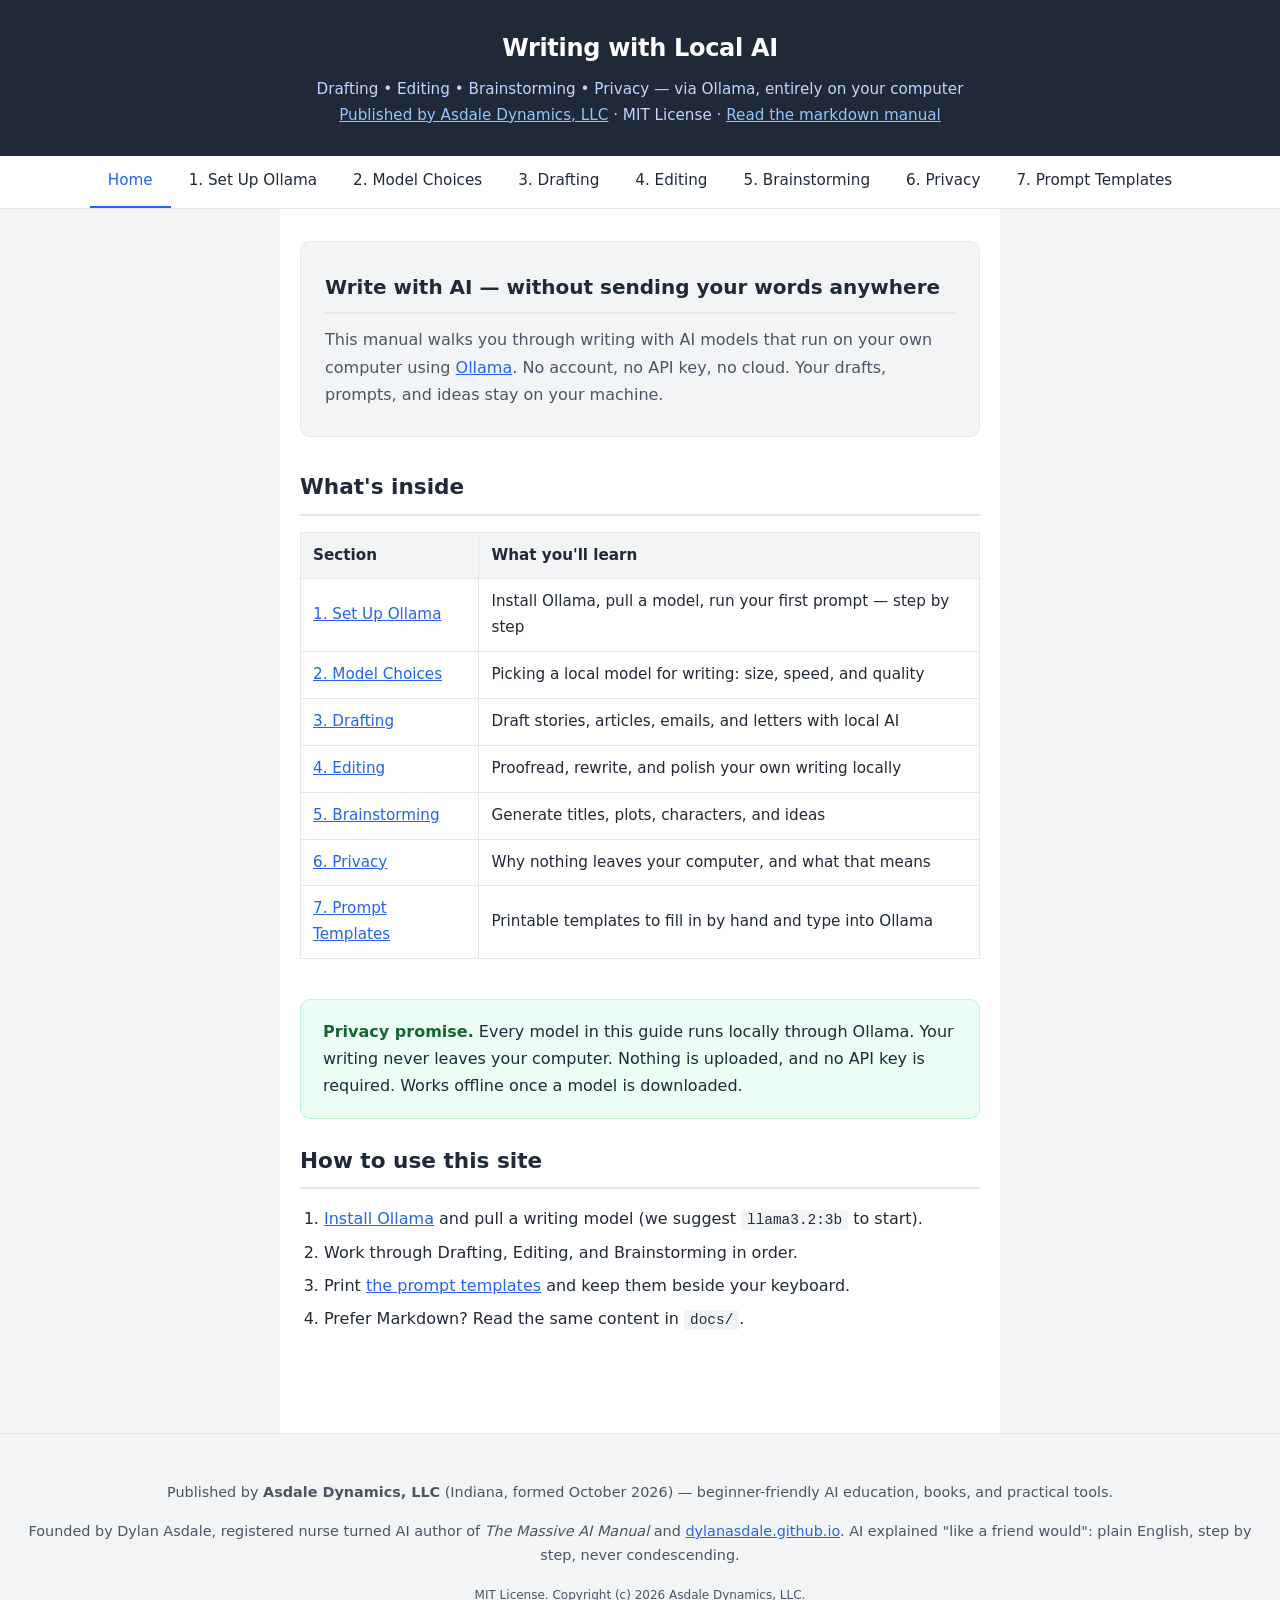
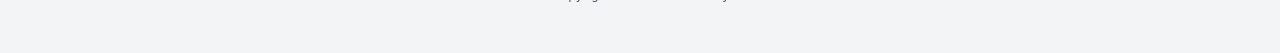
<file: site/index.html>
<!DOCTYPE html>
<html lang="en">
<head>
<meta charset="UTF-8">
<meta name="viewport" content="width=device-width, initial-scale=1.0">
<title>Writing with Local AI via Ollama — Asdale Dynamics, LLC</title>
<meta name="description" content="A beginner-friendly manual for writing with AI models that run entirely on your own computer. Drafting, editing, brainstorming, and privacy — nothing leaves your computer.">
<link rel="stylesheet" href="css/style.css">
</head>
<body>

<header class="site-header">
  <h1>Writing with Local AI</h1>
  <p>Drafting &bull; Editing &bull; Brainstorming &bull; Privacy &mdash; via Ollama, entirely on your computer</p>
  <p><a href="#">Published by Asdale Dynamics, LLC</a> &middot; MIT License &middot; <a href="../docs/index.md">Read the markdown manual</a></p>
</header>

<nav class="site-nav">
  <ul>
    <li><a href="index.html">Home</a></li>
    <li><a href="setup.html">1. Set Up Ollama</a></li>
    <li><a href="models.html">2. Model Choices</a></li>
    <li><a href="drafting.html">3. Drafting</a></li>
    <li><a href="editing.html">4. Editing</a></li>
    <li><a href="brainstorming.html">5. Brainstorming</a></li>
    <li><a href="privacy.html">6. Privacy</a></li>
    <li><a href="templates.html">7. Prompt Templates</a></li>
  </ul>
</nav>

<div class="wrapper">

<section class="hero">
  <h2>Write with AI &mdash; without sending your words anywhere</h2>
  <p>This manual walks you through writing with AI models that run on your own computer using <a href="https://ollama.com" target="_blank" rel="noopener">Ollama</a>. No account, no API key, no cloud. Your drafts, prompts, and ideas stay on your machine.</p>
  <p class="print-only">Nothing leaves your computer.</p>
</section>

<section>
  <h2>What's inside</h2>
  <table>
    <thead>
      <tr><th>Section</th><th>What you'll learn</th></tr>
    </thead>
    <tbody>
      <tr><td><a href="setup.html">1. Set Up Ollama</a></td><td>Install Ollama, pull a model, run your first prompt &mdash; step by step</td></tr>
      <tr><td><a href="models.html">2. Model Choices</a></td><td>Picking a local model for writing: size, speed, and quality</td></tr>
      <tr><td><a href="drafting.html">3. Drafting</a></td><td>Draft stories, articles, emails, and letters with local AI</td></tr>
      <tr><td><a href="editing.html">4. Editing</a></td><td>Proofread, rewrite, and polish your own writing locally</td></tr>
      <tr><td><a href="brainstorming.html">5. Brainstorming</a></td><td>Generate titles, plots, characters, and ideas</td></tr>
      <tr><td><a href="privacy.html">6. Privacy</a></td><td>Why nothing leaves your computer, and what that means</td></tr>
      <tr><td><a href="templates.html">7. Prompt Templates</a></td><td>Printable templates to fill in by hand and type into Ollama</td></tr>
    </tbody>
  </table>
</section>

<section class="promise">
  <strong>Privacy promise.</strong> Every model in this guide runs locally through Ollama. Your writing never leaves your computer. Nothing is uploaded, and no API key is required. Works offline once a model is downloaded.
</section>

<section>
  <h2>How to use this site</h2>
  <ol>
    <li><a href="setup.html">Install Ollama</a> and pull a writing model (we suggest <code>llama3.2:3b</code> to start).</li>
    <li>Work through Drafting, Editing, and Brainstorming in order.</li>
    <li>Print <a href="templates.html">the prompt templates</a> and keep them beside your keyboard.</li>
    <li>Prefer Markdown? Read the same content in <code>docs/</code>.</li>
  </ol>
</section>

</div>

<footer class="site-footer">
  <p>Published by <strong>Asdale Dynamics, LLC</strong> (Indiana, formed October 2026) &mdash; beginner-friendly AI education, books, and practical tools.</p>
  <p>Founded by Dylan Asdale, registered nurse turned AI author of <em>The Massive AI Manual</em> and <a href="https://dylanasdale.github.io" target="_blank" rel="noopener">dylanasdale.github.io</a>. AI explained "like a friend would": plain English, step by step, never condescending.</p>
  <p><small>MIT License. Copyright (c) 2026 Asdale Dynamics, LLC.</small></p>
</footer>

<script src="js/site.js"></script>
</body>
</html>
</file>
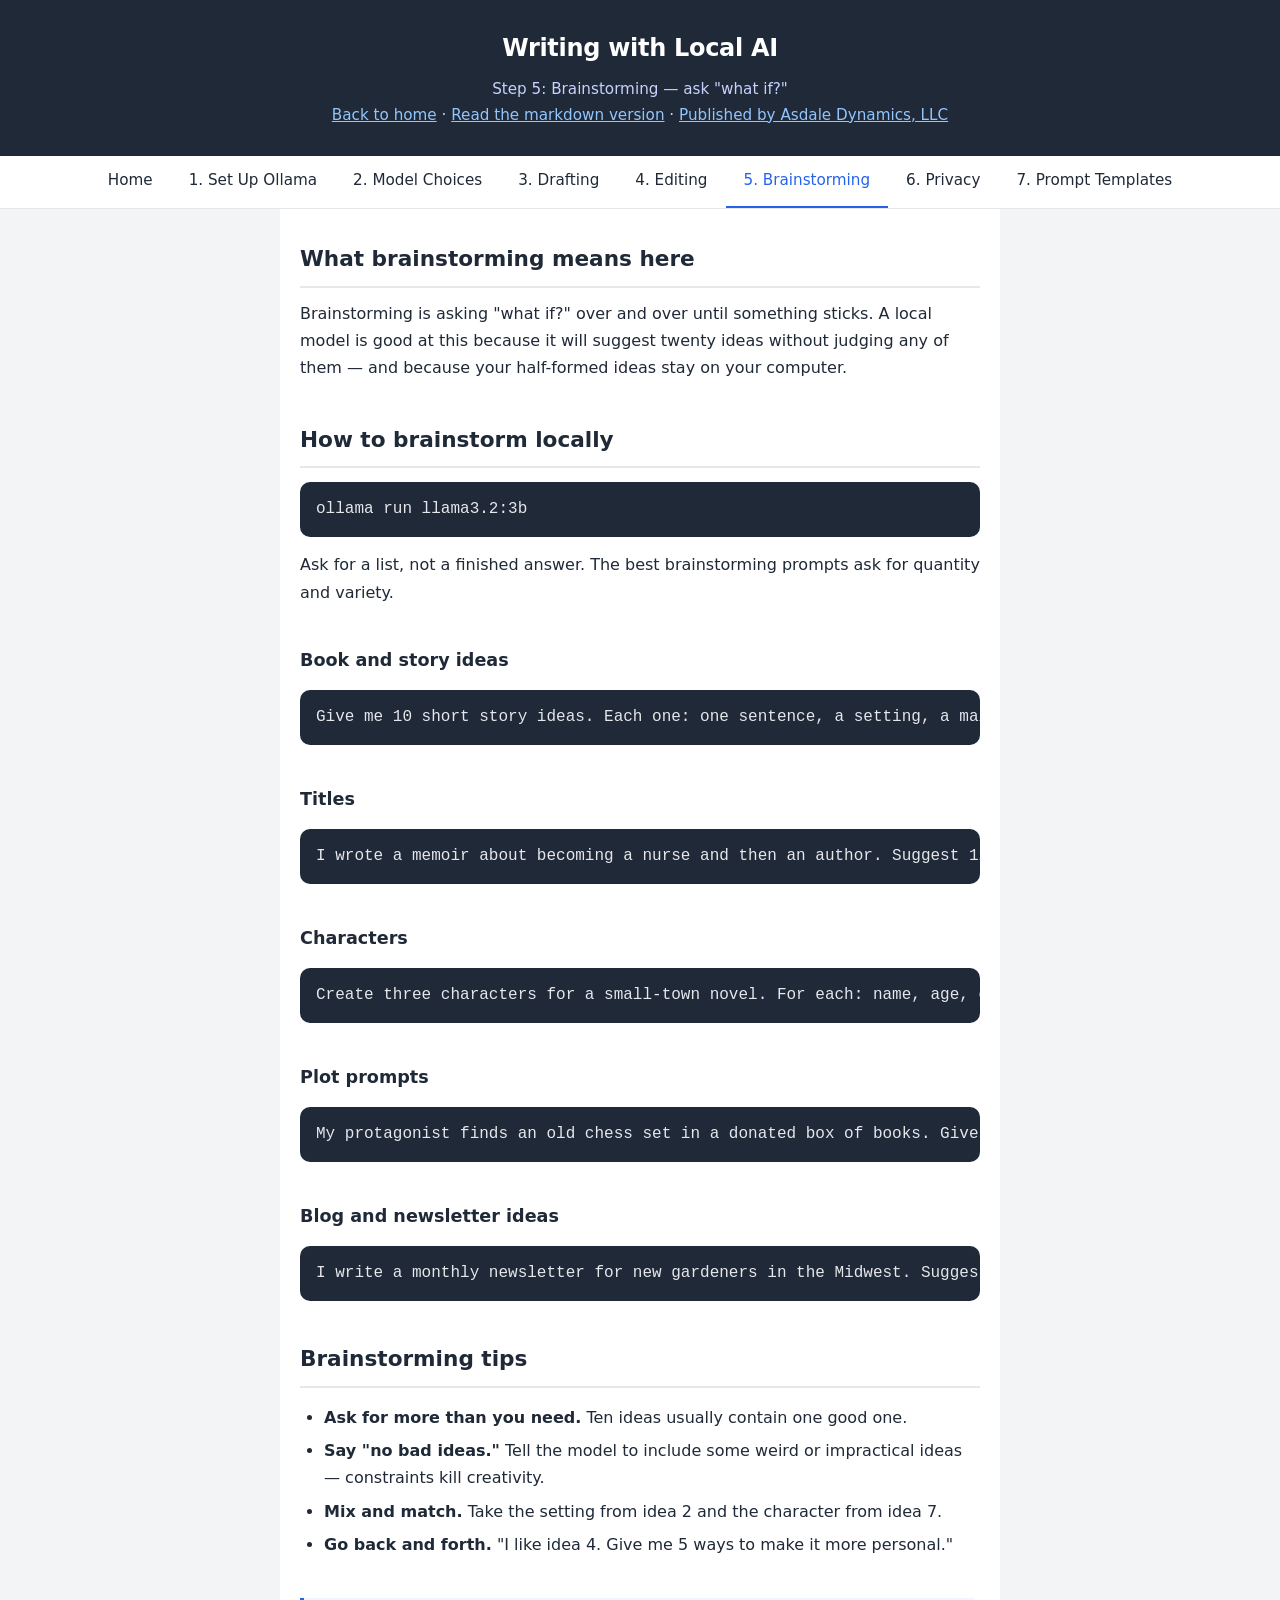
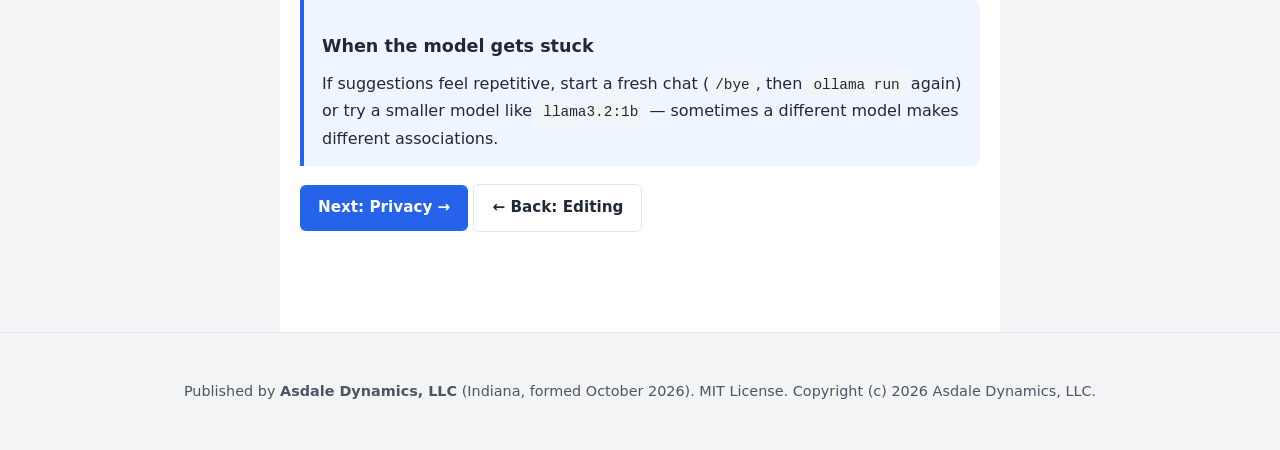
<file: site/brainstorming.html>
<!DOCTYPE html>
<html lang="en">
<head>
<meta charset="UTF-8">
<meta name="viewport" content="width=device-width, initial-scale=1.0">
<title>5. Brainstorming — Writing with Local AI</title>
<meta name="description" content="Brainstorm titles, plots, characters, and ideas with a local AI model. Quantity over quality, no judgment, nothing leaves your computer.">
<link rel="stylesheet" href="css/style.css">
</head>
<body>

<header class="site-header">
  <h1>Writing with Local AI</h1>
  <p>Step 5: Brainstorming &mdash; ask "what if?"</p>
  <p><a href="index.html">Back to home</a> &middot; <a href="../docs/05-brainstorming.md">Read the markdown version</a> &middot; <a href="#">Published by Asdale Dynamics, LLC</a></p>
</header>

<nav class="site-nav">
  <ul>
    <li><a href="index.html">Home</a></li>
    <li><a href="setup.html">1. Set Up Ollama</a></li>
    <li><a href="models.html">2. Model Choices</a></li>
    <li><a href="drafting.html">3. Drafting</a></li>
    <li><a href="editing.html">4. Editing</a></li>
    <li><a href="brainstorming.html" class="active">5. Brainstorming</a></li>
    <li><a href="privacy.html">6. Privacy</a></li>
    <li><a href="templates.html">7. Prompt Templates</a></li>
  </ul>
</nav>

<div class="wrapper">

<section>
  <h2>What brainstorming means here</h2>
  <p>Brainstorming is asking "what if?" over and over until something sticks. A local model is good at this because it will suggest twenty ideas without judging any of them &mdash; and because your half-formed ideas stay on your computer.</p>
</section>

<section>
  <h2>How to brainstorm locally</h2>
  <pre><code>ollama run llama3.2:3b</code></pre>
  <p>Ask for a list, not a finished answer. The best brainstorming prompts ask for quantity and variety.</p>
</section>

<section>
  <h3>Book and story ideas</h3>
  <pre><code>Give me 10 short story ideas. Each one: one sentence, a setting, a main character, and a conflict. Mix genres: cozy mystery, gentle fantasy, and everyday fiction.</code></pre>
</section>

<section>
  <h3>Titles</h3>
  <pre><code>I wrote a memoir about becoming a nurse and then an author. Suggest 12 titles. Make some warm, some bold, and some curious. Under six words each.</code></pre>
</section>

<section>
  <h3>Characters</h3>
  <pre><code>Create three characters for a small-town novel. For each: name, age, one secret, one thing they love, and how they feel about the new librarian.</code></pre>
</section>

<section>
  <h3>Plot prompts</h3>
  <pre><code>My protagonist finds an old chess set in a donated box of books. Give me 5 different directions the story could go, from cozy to strange. One paragraph each.</code></pre>
</section>

<section>
  <h3>Blog and newsletter ideas</h3>
  <pre><code>I write a monthly newsletter for new gardeners in the Midwest. Suggest 8 article ideas for the next quarter. Each idea: a working title and why readers would care.</code></pre>
</section>

<section>
  <h2>Brainstorming tips</h2>
  <ul>
    <li><strong>Ask for more than you need.</strong> Ten ideas usually contain one good one.</li>
    <li><strong>Say "no bad ideas."</strong> Tell the model to include some weird or impractical ideas &mdash; constraints kill creativity.</li>
    <li><strong>Mix and match.</strong> Take the setting from idea 2 and the character from idea 7.</li>
    <li><strong>Go back and forth.</strong> "I like idea 4. Give me 5 ways to make it more personal."</li>
  </ul>
</section>

<section class="callout">
  <h3>When the model gets stuck</h3>
  <p>If suggestions feel repetitive, start a fresh chat (<code>/bye</code>, then <code>ollama run</code> again) or try a smaller model like <code>llama3.2:1b</code> &mdash; sometimes a different model makes different associations.</p>
</section>

<section>
  <p><a href="privacy.html" class="btn">Next: Privacy &rarr;</a> <a href="editing.html" class="btn btn-ghost">&larr; Back: Editing</a></p>
<p class="print-only">Nothing leaves your computer.</p>
</section>

</div>

<footer class="site-footer">
  <p>Published by <strong>Asdale Dynamics, LLC</strong> (Indiana, formed October 2026). MIT License. Copyright (c) 2026 Asdale Dynamics, LLC.</p>
</footer>

<script src="js/site.js"></script>
</body>
</html>
</file>
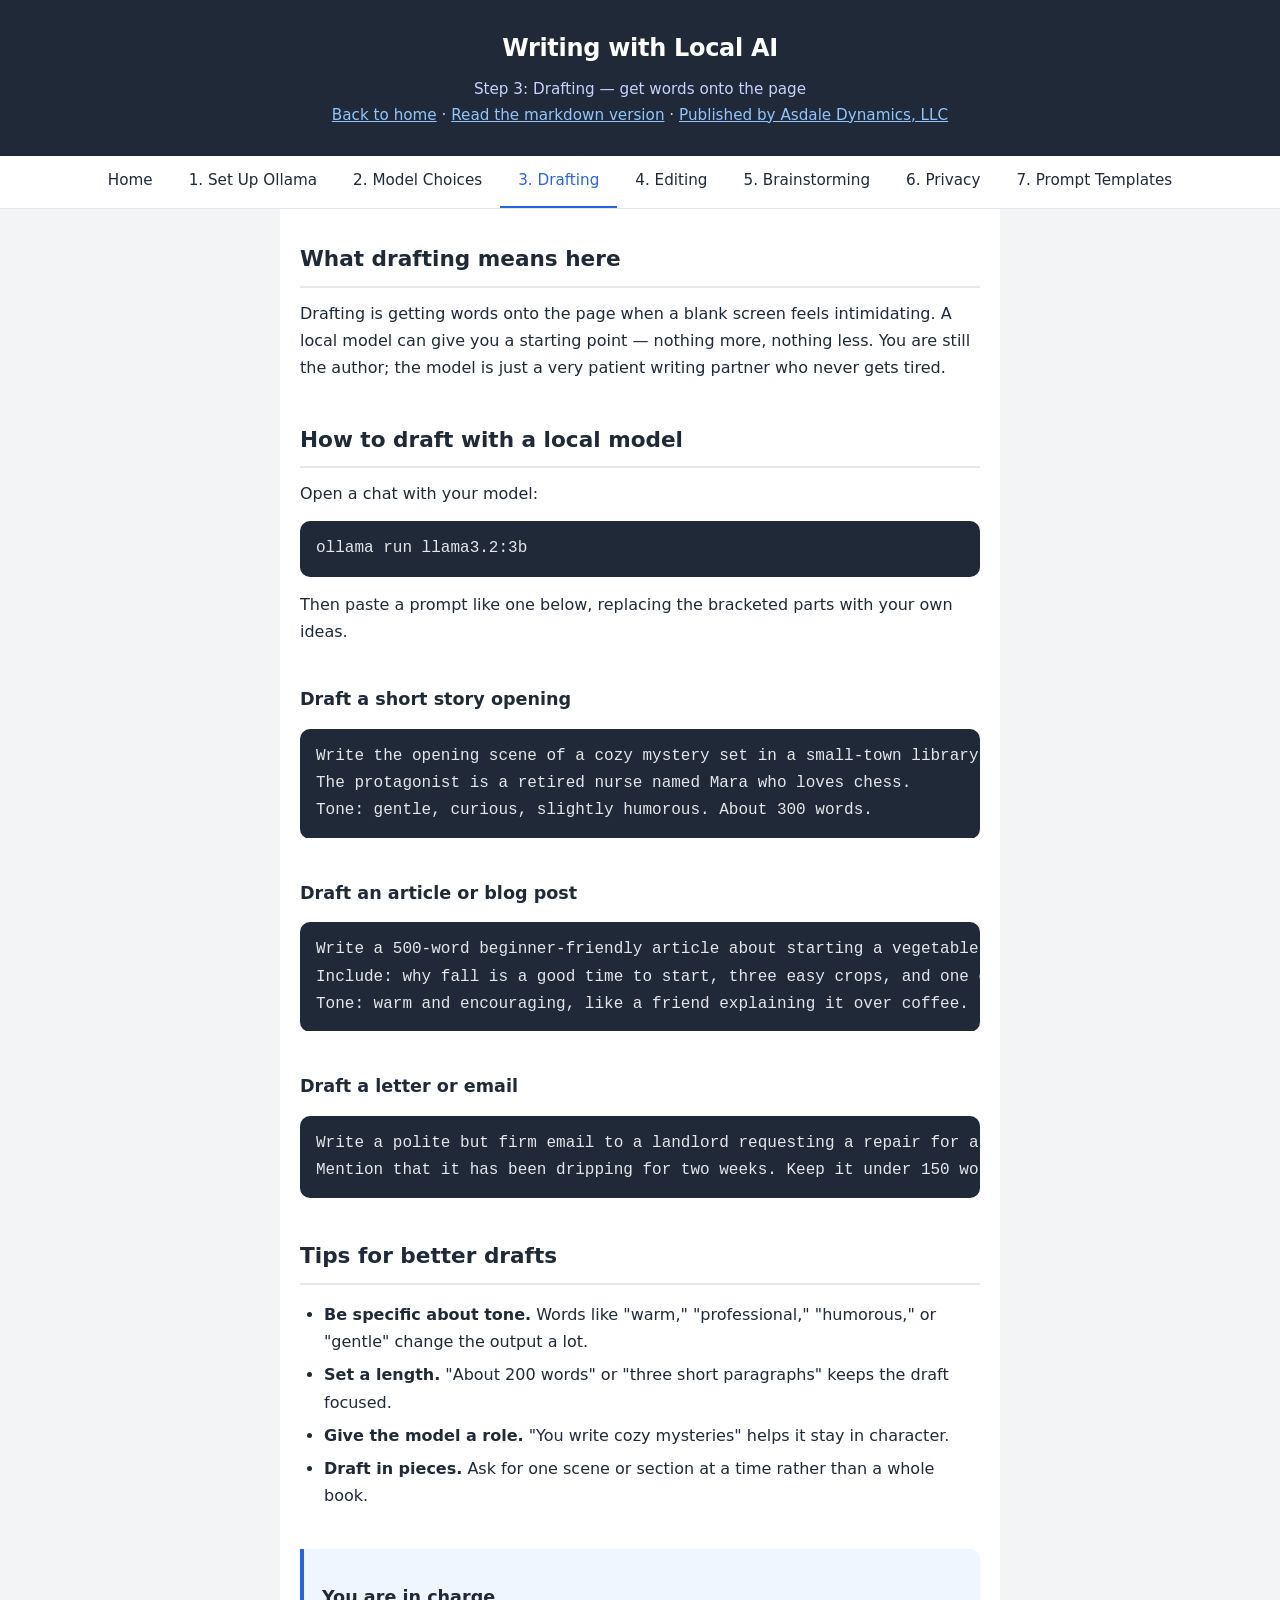
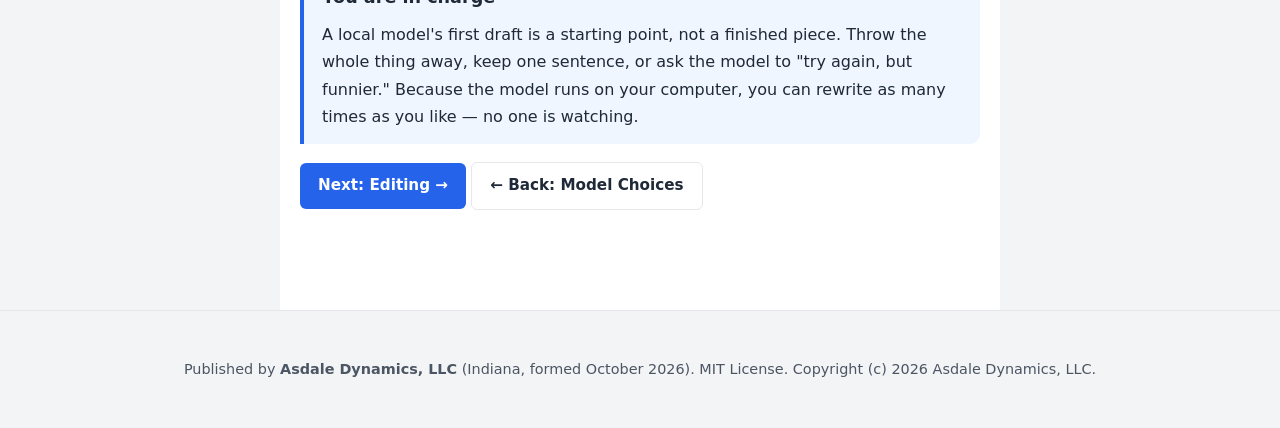
<file: site/drafting.html>
<!DOCTYPE html>
<html lang="en">
<head>
<meta charset="UTF-8">
<meta name="viewport" content="width=device-width, initial-scale=1.0">
<title>3. Drafting — Writing with Local AI</title>
<meta name="description" content="Use a local AI model to draft stories, articles, emails, and letters. Prompts and tips for getting words on the page, nothing leaves your computer.">
<link rel="stylesheet" href="css/style.css">
</head>
<body>

<header class="site-header">
  <h1>Writing with Local AI</h1>
  <p>Step 3: Drafting &mdash; get words onto the page</p>
  <p><a href="index.html">Back to home</a> &middot; <a href="../docs/03-drafting.md">Read the markdown version</a> &middot; <a href="#">Published by Asdale Dynamics, LLC</a></p>
</header>

<nav class="site-nav">
  <ul>
    <li><a href="index.html">Home</a></li>
    <li><a href="setup.html">1. Set Up Ollama</a></li>
    <li><a href="models.html">2. Model Choices</a></li>
    <li><a href="drafting.html" class="active">3. Drafting</a></li>
    <li><a href="editing.html">4. Editing</a></li>
    <li><a href="brainstorming.html">5. Brainstorming</a></li>
    <li><a href="privacy.html">6. Privacy</a></li>
    <li><a href="templates.html">7. Prompt Templates</a></li>
  </ul>
</nav>

<div class="wrapper">

<section>
  <h2>What drafting means here</h2>
  <p>Drafting is getting words onto the page when a blank screen feels intimidating. A local model can give you a starting point &mdash; nothing more, nothing less. You are still the author; the model is just a very patient writing partner who never gets tired.</p>
</section>

<section>
  <h2>How to draft with a local model</h2>
  <p>Open a chat with your model:</p>
  <pre><code>ollama run llama3.2:3b</code></pre>
  <p>Then paste a prompt like one below, replacing the bracketed parts with your own ideas.</p>
</section>

<section>
  <h3>Draft a short story opening</h3>
  <pre><code>Write the opening scene of a cozy mystery set in a small-town library.
The protagonist is a retired nurse named Mara who loves chess.
Tone: gentle, curious, slightly humorous. About 300 words.</code></pre>
</section>

<section>
  <h3>Draft an article or blog post</h3>
  <pre><code>Write a 500-word beginner-friendly article about starting a vegetable garden in Indiana.
Include: why fall is a good time to start, three easy crops, and one encouragement for first-time gardeners.
Tone: warm and encouraging, like a friend explaining it over coffee.</code></pre>
</section>

<section>
  <h3>Draft a letter or email</h3>
  <pre><code>Write a polite but firm email to a landlord requesting a repair for a leaking kitchen faucet.
Mention that it has been dripping for two weeks. Keep it under 150 words.</code></pre>
</section>

<section>
  <h2>Tips for better drafts</h2>
  <ul>
    <li><strong>Be specific about tone.</strong> Words like "warm," "professional," "humorous," or "gentle" change the output a lot.</li>
    <li><strong>Set a length.</strong> "About 200 words" or "three short paragraphs" keeps the draft focused.</li>
    <li><strong>Give the model a role.</strong> "You write cozy mysteries" helps it stay in character.</li>
    <li><strong>Draft in pieces.</strong> Ask for one scene or section at a time rather than a whole book.</li>
  </ul>
</section>

<section class="callout">
  <h3>You are in charge</h3>
  <p>A local model's first draft is a starting point, not a finished piece. Throw the whole thing away, keep one sentence, or ask the model to "try again, but funnier." Because the model runs on your computer, you can rewrite as many times as you like &mdash; no one is watching.</p>
</section>

<section>
  <p><a href="editing.html" class="btn">Next: Editing &rarr;</a> <a href="models.html" class="btn btn-ghost">&larr; Back: Model Choices</a></p>
</section>

</div>

<footer class="site-footer">
  <p>Published by <strong>Asdale Dynamics, LLC</strong> (Indiana, formed October 2026). MIT License. Copyright (c) 2026 Asdale Dynamics, LLC.</p>
</footer>

<script src="js/site.js"></script>
</body>
</html>
</file>
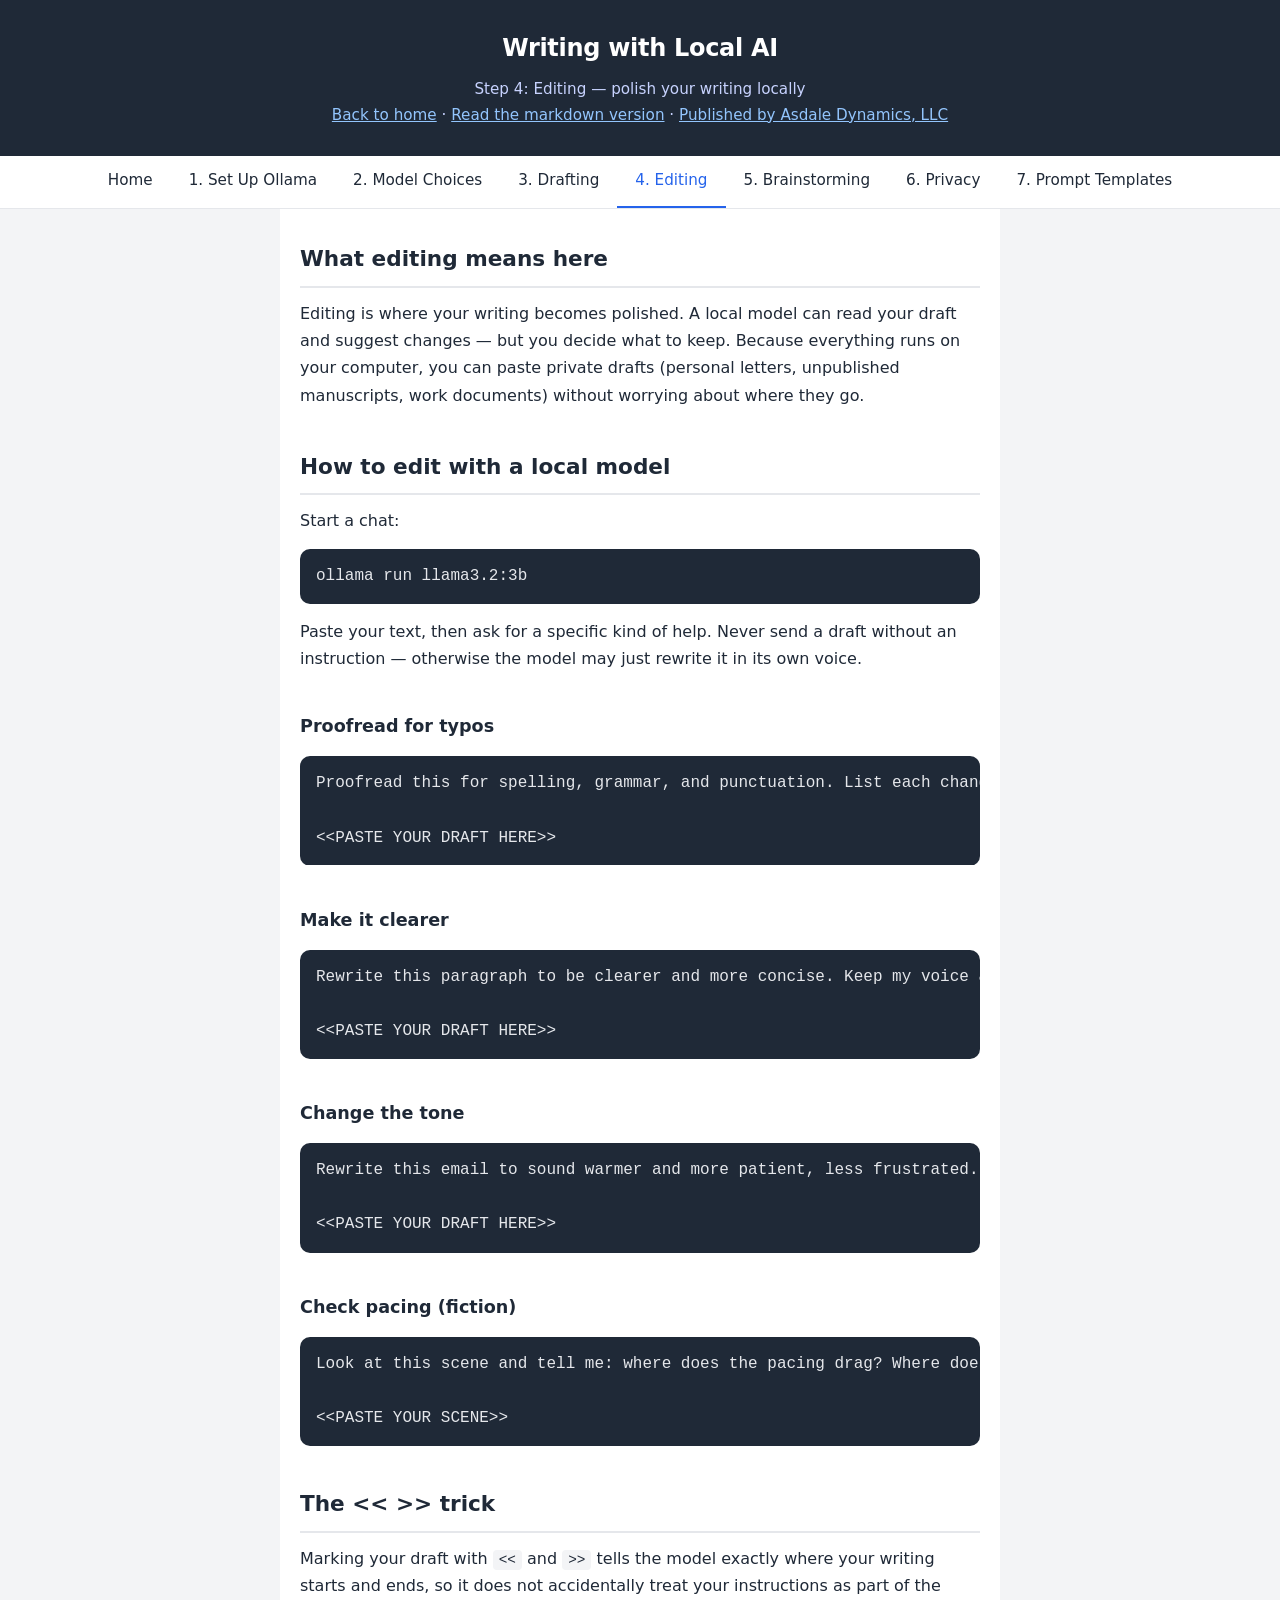
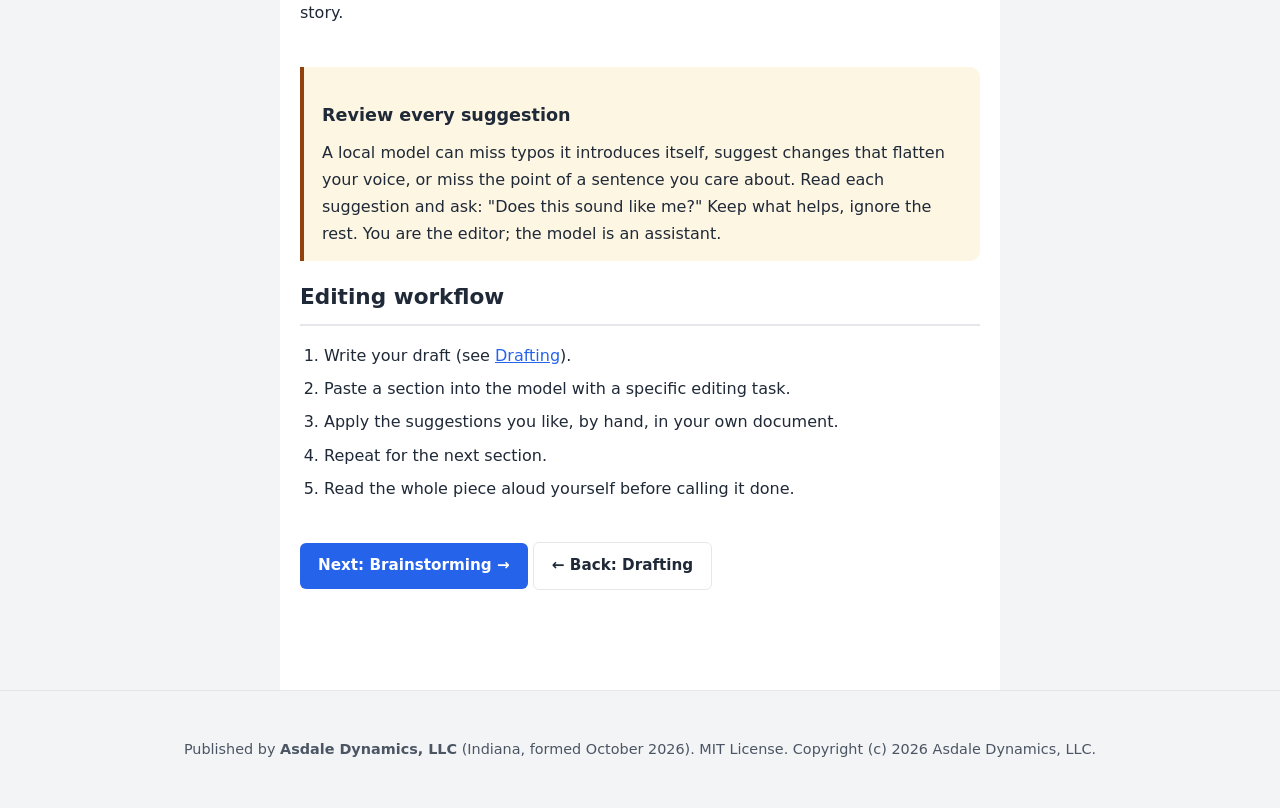
<file: site/editing.html>
<!DOCTYPE html>
<html lang="en">
<head>
<meta charset="UTF-8">
<meta name="viewport" content="width=device-width, initial-scale=1.0">
<title>4. Editing — Writing with Local AI</title>
<meta name="description" content="Edit and polish your own writing with a local AI model: proofreading, clarity, tone, and pacing. Your drafts stay on your computer.">
<link rel="stylesheet" href="css/style.css">
</head>
<body>

<header class="site-header">
  <h1>Writing with Local AI</h1>
  <p>Step 4: Editing &mdash; polish your writing locally</p>
  <p><a href="index.html">Back to home</a> &middot; <a href="../docs/04-editing.md">Read the markdown version</a> &middot; <a href="#">Published by Asdale Dynamics, LLC</a></p>
</header>

<nav class="site-nav">
  <ul>
    <li><a href="index.html">Home</a></li>
    <li><a href="setup.html">1. Set Up Ollama</a></li>
    <li><a href="models.html">2. Model Choices</a></li>
    <li><a href="drafting.html">3. Drafting</a></li>
    <li><a href="editing.html" class="active">4. Editing</a></li>
    <li><a href="brainstorming.html">5. Brainstorming</a></li>
    <li><a href="privacy.html">6. Privacy</a></li>
    <li><a href="templates.html">7. Prompt Templates</a></li>
  </ul>
</nav>

<div class="wrapper">

<section>
  <h2>What editing means here</h2>
  <p>Editing is where your writing becomes polished. A local model can read your draft and suggest changes &mdash; but you decide what to keep. Because everything runs on your computer, you can paste private drafts (personal letters, unpublished manuscripts, work documents) without worrying about where they go.</p>
</section>

<section>
  <h2>How to edit with a local model</h2>
  <p>Start a chat:</p>
  <pre><code>ollama run llama3.2:3b</code></pre>
  <p>Paste your text, then ask for a specific kind of help. Never send a draft without an instruction &mdash; otherwise the model may just rewrite it in its own voice.</p>
</section>

<section>
  <h3>Proofread for typos</h3>
  <pre><code>Proofread this for spelling, grammar, and punctuation. List each change you make, then show the corrected version:

&lt;&lt;PASTE YOUR DRAFT HERE&gt;&gt;</code></pre>
</section>

<section>
  <h3>Make it clearer</h3>
  <pre><code>Rewrite this paragraph to be clearer and more concise. Keep my voice and do not change the meaning. Show me what changed and why:

&lt;&lt;PASTE YOUR DRAFT HERE&gt;&gt;</code></pre>
</section>

<section>
  <h3>Change the tone</h3>
  <pre><code>Rewrite this email to sound warmer and more patient, less frustrated. Keep it under 120 words:

&lt;&lt;PASTE YOUR DRAFT HERE&gt;&gt;</code></pre>
</section>

<section>
  <h3>Check pacing (fiction)</h3>
  <pre><code>Look at this scene and tell me: where does the pacing drag? Where does it rush? Suggest one specific cut and one addition. Do not rewrite the whole scene:

&lt;&lt;PASTE YOUR SCENE&gt;&gt;</code></pre>
</section>

<section>
  <h2>The &lt;&lt; &gt;&gt; trick</h2>
  <p>Marking your draft with <code>&lt;&lt;</code> and <code>&gt;&gt;</code> tells the model exactly where your writing starts and ends, so it does not accidentally treat your instructions as part of the story.</p>
</section>

<section class="callout warn">
  <h3>Review every suggestion</h3>
  <p>A local model can miss typos it introduces itself, suggest changes that flatten your voice, or miss the point of a sentence you care about. Read each suggestion and ask: "Does this sound like me?" Keep what helps, ignore the rest. You are the editor; the model is an assistant.</p>
</section>

<section>
  <h2>Editing workflow</h2>
  <ol>
    <li>Write your draft (see <a href="drafting.html">Drafting</a>).</li>
    <li>Paste a section into the model with a specific editing task.</li>
    <li>Apply the suggestions you like, by hand, in your own document.</li>
    <li>Repeat for the next section.</li>
    <li>Read the whole piece aloud yourself before calling it done.</li>
  </ol>
</section>

<section>
  <p><a href="brainstorming.html" class="btn">Next: Brainstorming &rarr;</a> <a href="drafting.html" class="btn btn-ghost">&larr; Back: Drafting</a></p>
</section>

</div>

<footer class="site-footer">
  <p>Published by <strong>Asdale Dynamics, LLC</strong> (Indiana, formed October 2026). MIT License. Copyright (c) 2026 Asdale Dynamics, LLC.</p>
</footer>

<script src="js/site.js"></script>
</body>
</html>
</file>
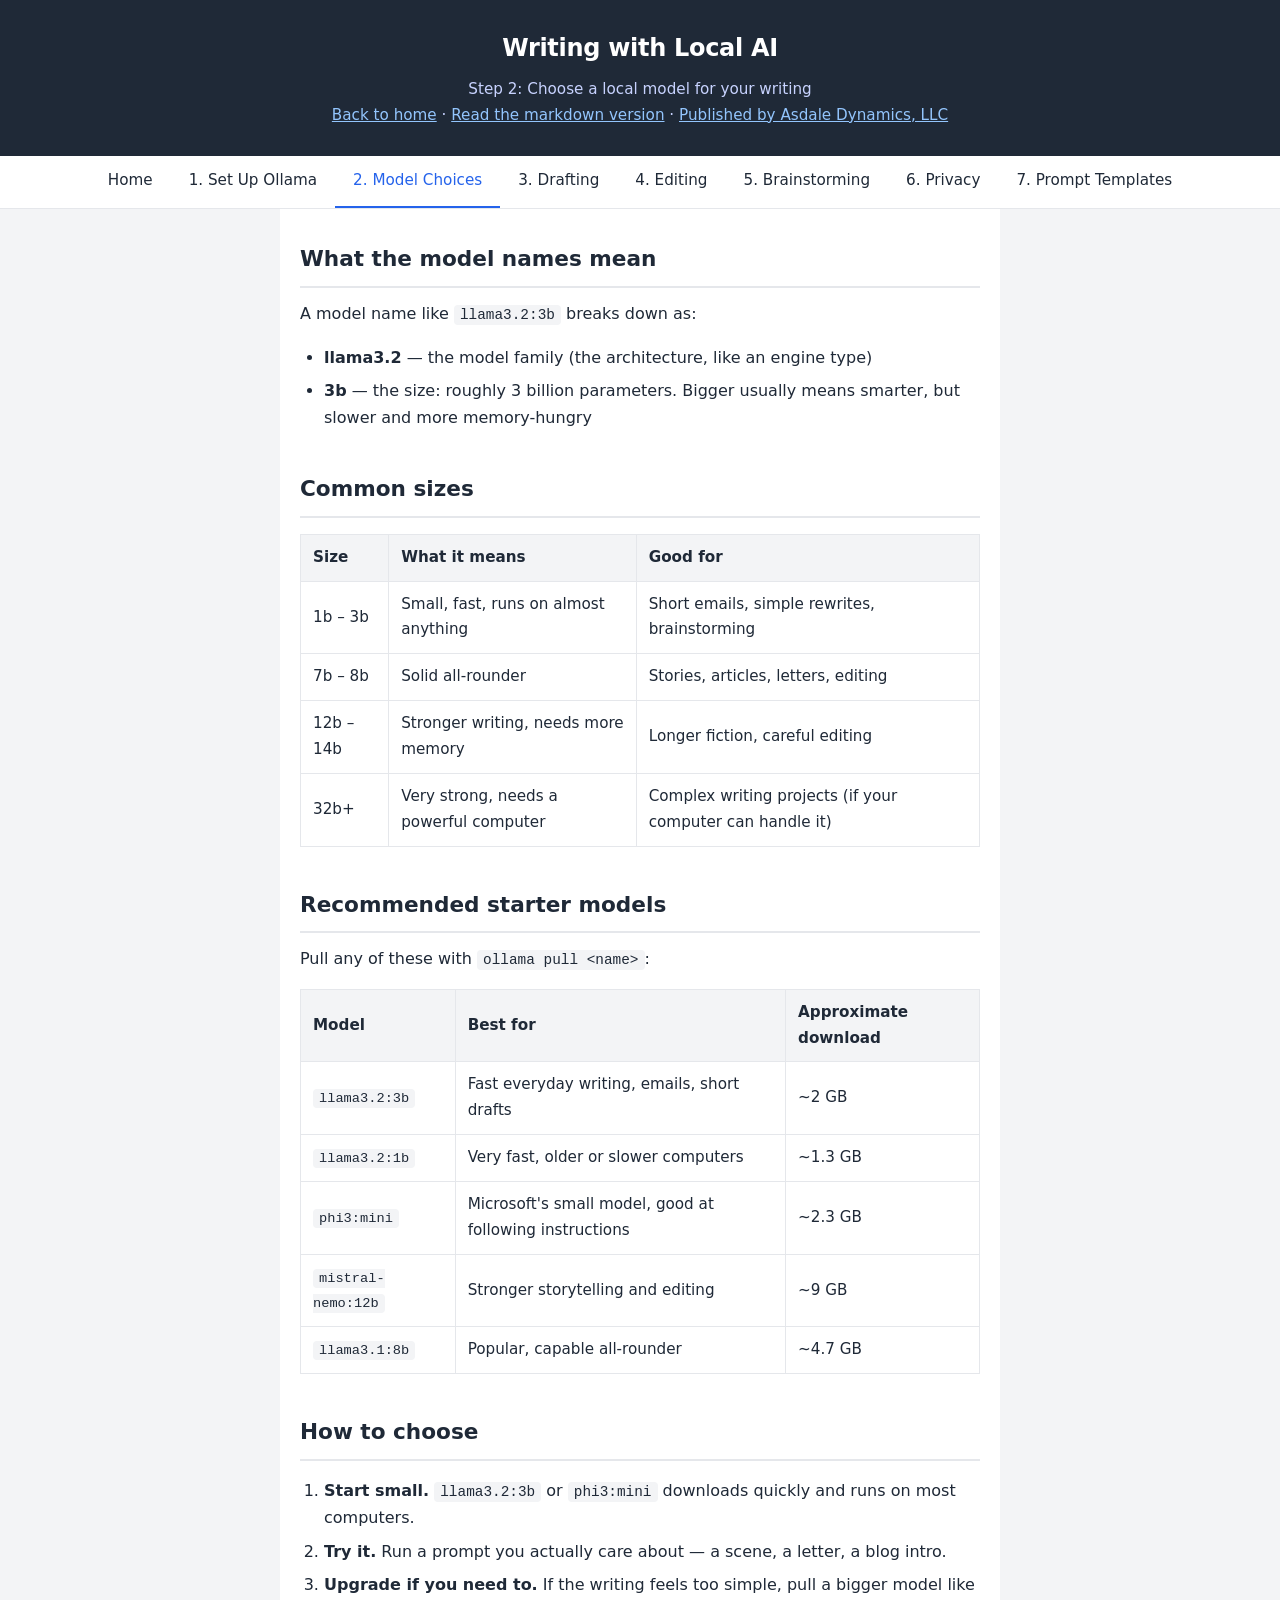
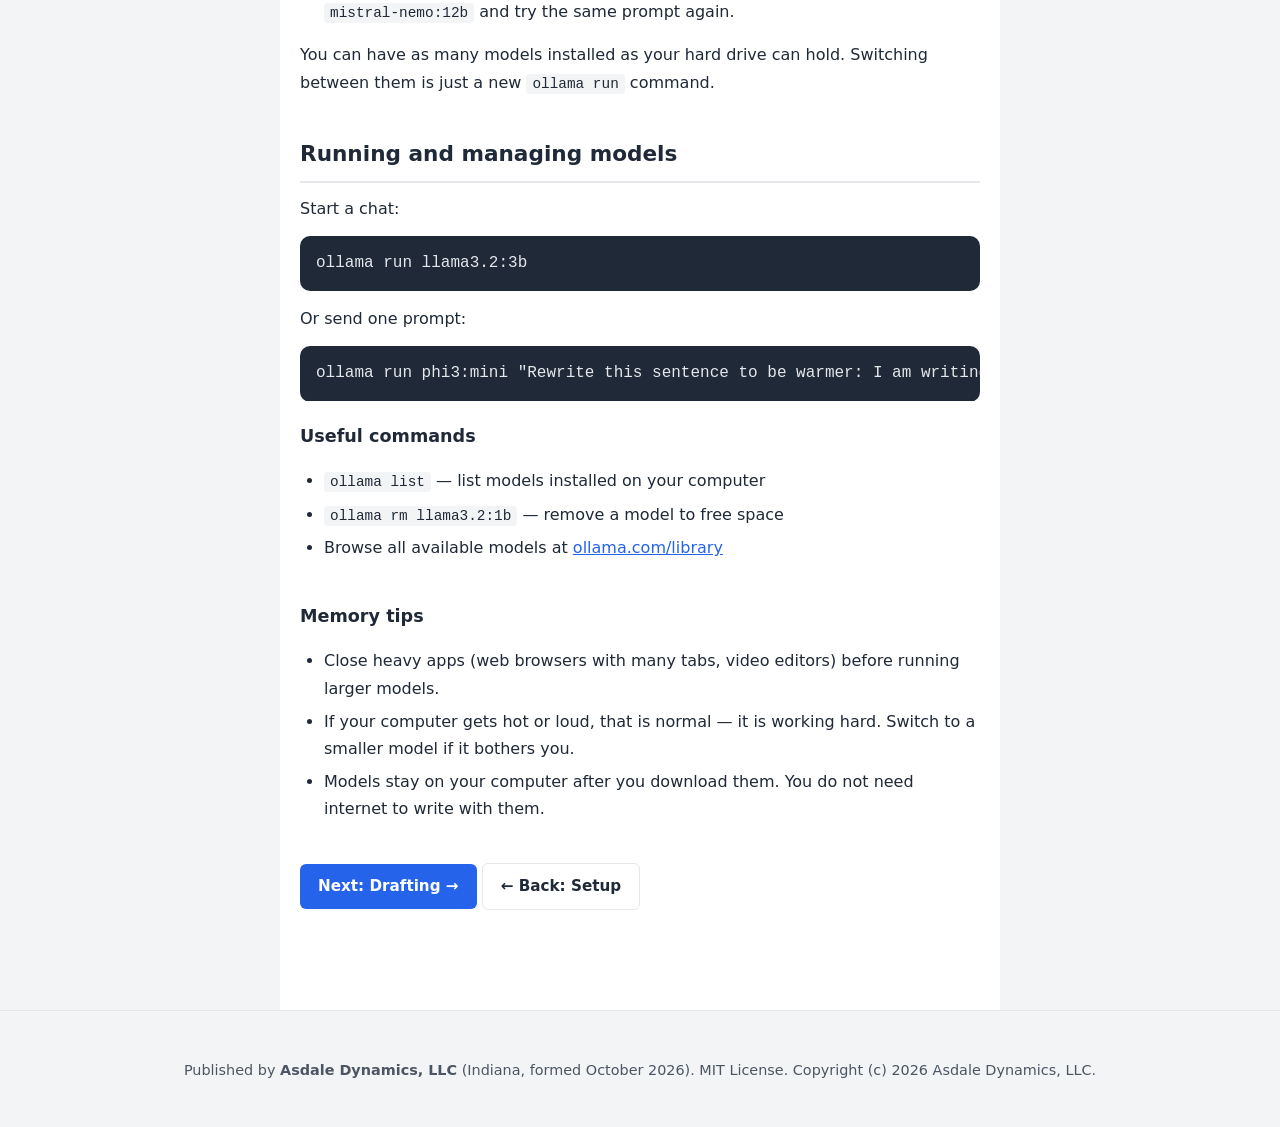
<file: site/models.html>
<!DOCTYPE html>
<html lang="en">
<head>
<meta charset="UTF-8">
<meta name="viewport" content="width=device-width, initial-scale=1.0">
<title>2. Model Choices — Writing with Local AI</title>
<meta name="description" content="Picking a local model for writing: size, speed, quality, and recommended starter models for Ollama.">
<link rel="stylesheet" href="css/style.css">
</head>
<body>

<header class="site-header">
  <h1>Writing with Local AI</h1>
  <p>Step 2: Choose a local model for your writing</p>
  <p><a href="index.html">Back to home</a> &middot; <a href="../docs/02-model-choices.md">Read the markdown version</a> &middot; <a href="#">Published by Asdale Dynamics, LLC</a></p>
</header>

<nav class="site-nav">
  <ul>
    <li><a href="index.html">Home</a></li>
    <li><a href="setup.html">1. Set Up Ollama</a></li>
    <li><a href="models.html" class="active">2. Model Choices</a></li>
    <li><a href="drafting.html">3. Drafting</a></li>
    <li><a href="editing.html">4. Editing</a></li>
    <li><a href="brainstorming.html">5. Brainstorming</a></li>
    <li><a href="privacy.html">6. Privacy</a></li>
    <li><a href="templates.html">7. Prompt Templates</a></li>
  </ul>
</nav>

<div class="wrapper">

<section>
  <h2>What the model names mean</h2>
  <p>A model name like <code>llama3.2:3b</code> breaks down as:</p>
  <ul>
    <li><strong>llama3.2</strong> &mdash; the model family (the architecture, like an engine type)</li>
    <li><strong>3b</strong> &mdash; the size: roughly 3 billion parameters. Bigger usually means smarter, but slower and more memory-hungry</li>
  </ul>
</section>

<section>
  <h2>Common sizes</h2>
  <table>
    <thead><tr><th>Size</th><th>What it means</th><th>Good for</th></tr></thead>
    <tbody>
      <tr><td>1b &ndash; 3b</td><td>Small, fast, runs on almost anything</td><td>Short emails, simple rewrites, brainstorming</td></tr>
      <tr><td>7b &ndash; 8b</td><td>Solid all-rounder</td><td>Stories, articles, letters, editing</td></tr>
      <tr><td>12b &ndash; 14b</td><td>Stronger writing, needs more memory</td><td>Longer fiction, careful editing</td></tr>
      <tr><td>32b+</td><td>Very strong, needs a powerful computer</td><td>Complex writing projects (if your computer can handle it)</td></tr>
    </tbody>
  </table>
</section>

<section>
  <h2>Recommended starter models</h2>
  <p>Pull any of these with <code>ollama pull &lt;name&gt;</code>:</p>
  <table>
    <thead><tr><th>Model</th><th>Best for</th><th>Approximate download</th></tr></thead>
    <tbody>
      <tr><td><code>llama3.2:3b</code></td><td>Fast everyday writing, emails, short drafts</td><td>~2 GB</td></tr>
      <tr><td><code>llama3.2:1b</code></td><td>Very fast, older or slower computers</td><td>~1.3 GB</td></tr>
      <tr><td><code>phi3:mini</code></td><td>Microsoft's small model, good at following instructions</td><td>~2.3 GB</td></tr>
      <tr><td><code>mistral-nemo:12b</code></td><td>Stronger storytelling and editing</td><td>~9 GB</td></tr>
      <tr><td><code>llama3.1:8b</code></td><td>Popular, capable all-rounder</td><td>~4.7 GB</td></tr>
    </tbody>
  </table>
</section>

<section>
  <h2>How to choose</h2>
  <ol>
    <li><strong>Start small.</strong> <code>llama3.2:3b</code> or <code>phi3:mini</code> downloads quickly and runs on most computers.</li>
    <li><strong>Try it.</strong> Run a prompt you actually care about &mdash; a scene, a letter, a blog intro.</li>
    <li><strong>Upgrade if you need to.</strong> If the writing feels too simple, pull a bigger model like <code>mistral-nemo:12b</code> and try the same prompt again.</li>
  </ol>
  <p>You can have as many models installed as your hard drive can hold. Switching between them is just a new <code>ollama run</code> command.</p>
</section>

<section>
  <h2>Running and managing models</h2>
  <p>Start a chat:</p>
  <pre><code>ollama run llama3.2:3b</code></pre>
  <p>Or send one prompt:</p>
  <pre><code>ollama run phi3:mini "Rewrite this sentence to be warmer: I am writing to inform you that your application was received."</code></pre>
  <h3>Useful commands</h3>
  <ul>
    <li><code>ollama list</code> &mdash; list models installed on your computer</li>
    <li><code>ollama rm llama3.2:1b</code> &mdash; remove a model to free space</li>
    <li>Browse all available models at <a href="https://ollama.com/library" target="_blank" rel="noopener">ollama.com/library</a></li>
  </ul>
</section>

<section>
  <h3>Memory tips</h3>
  <ul>
    <li>Close heavy apps (web browsers with many tabs, video editors) before running larger models.</li>
    <li>If your computer gets hot or loud, that is normal &mdash; it is working hard. Switch to a smaller model if it bothers you.</li>
    <li>Models stay on your computer after you download them. You do not need internet to write with them.</li>
  </ul>
</section>

<section>
  <p><a href="drafting.html" class="btn">Next: Drafting &rarr;</a> <a href="setup.html" class="btn btn-ghost">&larr; Back: Setup</a></p>
<p class="print-only">Nothing leaves your computer.</p>
</section>

</div>

<footer class="site-footer">
  <p>Published by <strong>Asdale Dynamics, LLC</strong> (Indiana, formed October 2026). MIT License. Copyright (c) 2026 Asdale Dynamics, LLC.</p>
</footer>

<script src="js/site.js"></script>
</body>
</html>
</file>
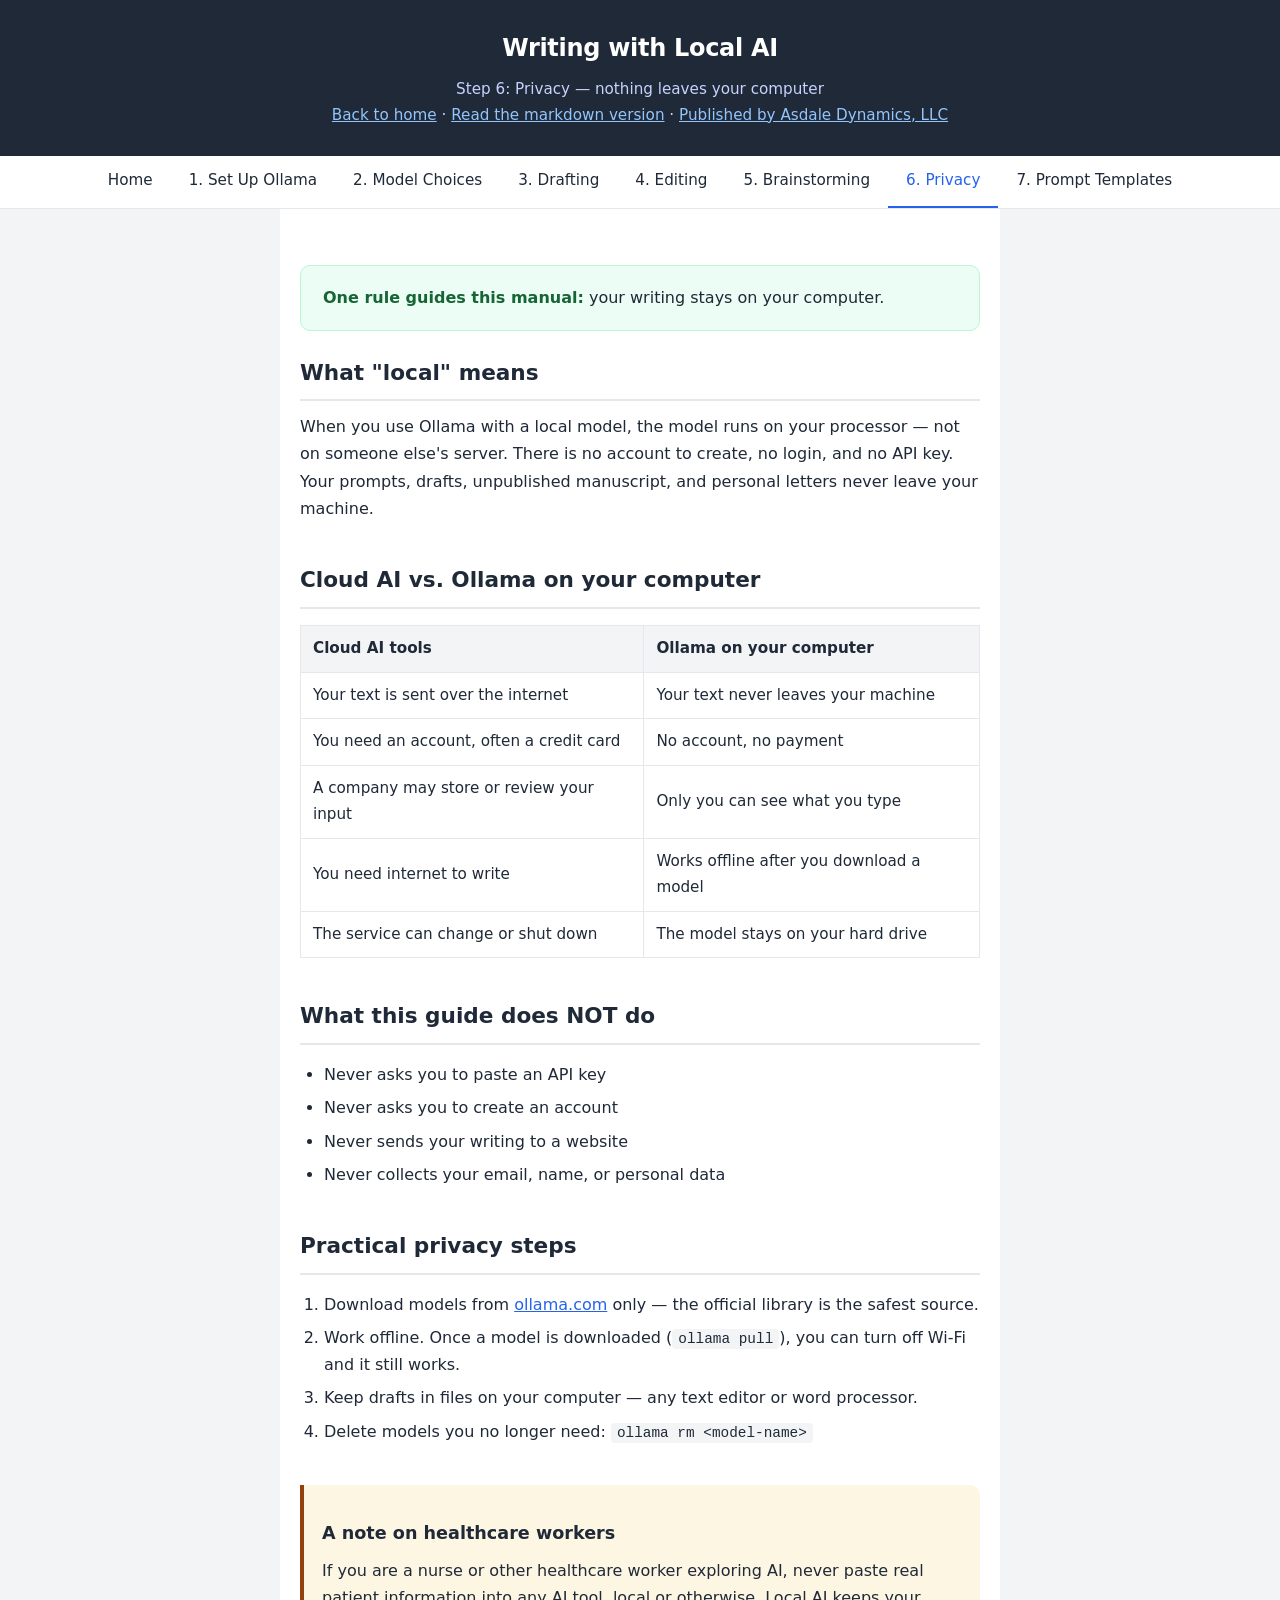
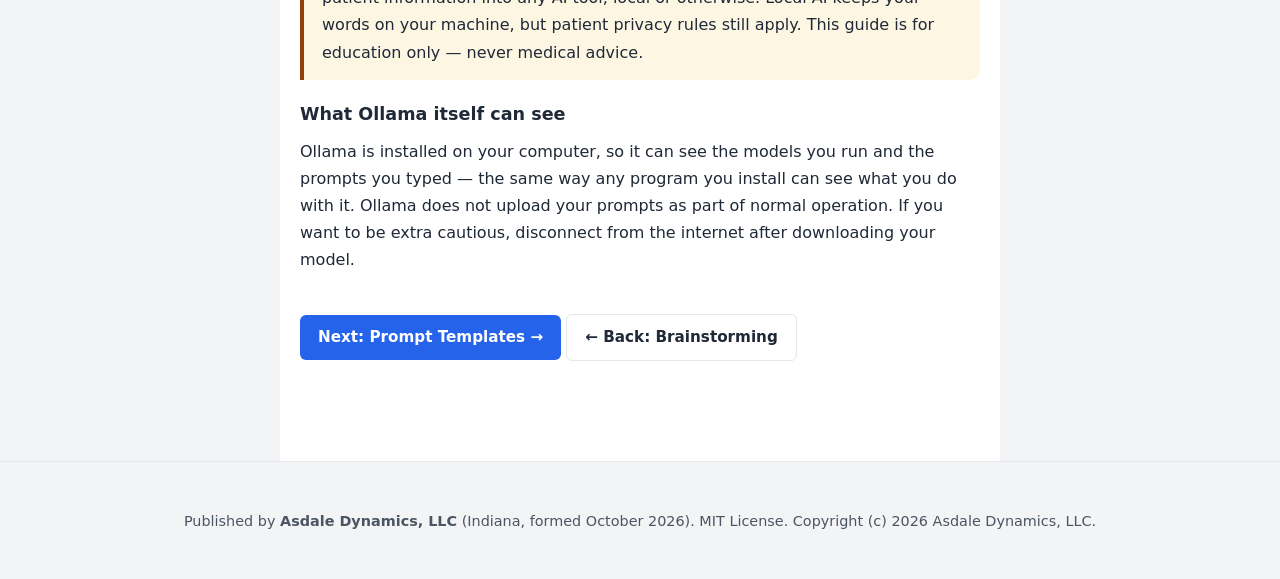
<file: site/privacy.html>
<!DOCTYPE html>
<html lang="en">
<head>
<meta charset="UTF-8">
<meta name="viewport" content="width=device-width, initial-scale=1.0">
<title>6. Privacy — Writing with Local AI</title>
<meta name="description" content="Privacy promise: nothing leaves your computer when you write with Ollama and local AI models. No account, no API key, no uploads.">
<link rel="stylesheet" href="css/style.css">
</head>
<body>

<header class="site-header">
  <h1>Writing with Local AI</h1>
  <p>Step 6: Privacy &mdash; nothing leaves your computer</p>
  <p><a href="index.html">Back to home</a> &middot; <a href="../docs/06-privacy.md">Read the markdown version</a> &middot; <a href="#">Published by Asdale Dynamics, LLC</a></p>
</header>

<nav class="site-nav">
  <ul>
    <li><a href="index.html">Home</a></li>
    <li><a href="setup.html">1. Set Up Ollama</a></li>
    <li><a href="models.html">2. Model Choices</a></li>
    <li><a href="drafting.html">3. Drafting</a></li>
    <li><a href="editing.html">4. Editing</a></li>
    <li><a href="brainstorming.html">5. Brainstorming</a></li>
    <li><a href="privacy.html" class="active">6. Privacy</a></li>
    <li><a href="templates.html">7. Prompt Templates</a></li>
  </ul>
</nav>

<div class="wrapper">

<section class="promise">
  <strong>One rule guides this manual:</strong> your writing stays on your computer.
</section>

<section>
  <h2>What "local" means</h2>
  <p>When you use Ollama with a local model, the model runs on your processor &mdash; not on someone else's server. There is no account to create, no login, and no API key. Your prompts, drafts, unpublished manuscript, and personal letters never leave your machine.</p>
</section>

<section>
  <h2>Cloud AI vs. Ollama on your computer</h2>
  <table>
    <thead><tr><th>Cloud AI tools</th><th>Ollama on your computer</th></tr></thead>
    <tbody>
      <tr><td>Your text is sent over the internet</td><td>Your text never leaves your machine</td></tr>
      <tr><td>You need an account, often a credit card</td><td>No account, no payment</td></tr>
      <tr><td>A company may store or review your input</td><td>Only you can see what you type</td></tr>
      <tr><td>You need internet to write</td><td>Works offline after you download a model</td></tr>
      <tr><td>The service can change or shut down</td><td>The model stays on your hard drive</td></tr>
    </tbody>
  </table>
</section>

<section>
  <h2>What this guide does NOT do</h2>
  <ul>
    <li>Never asks you to paste an API key</li>
    <li>Never asks you to create an account</li>
    <li>Never sends your writing to a website</li>
    <li>Never collects your email, name, or personal data</li>
  </ul>
</section>

<section>
  <h2>Practical privacy steps</h2>
  <ol>
    <li>Download models from <a href="https://ollama.com" target="_blank" rel="noopener">ollama.com</a> only &mdash; the official library is the safest source.</li>
    <li>Work offline. Once a model is downloaded (<code>ollama pull</code>), you can turn off Wi-Fi and it still works.</li>
    <li>Keep drafts in files on your computer &mdash; any text editor or word processor.</li>
    <li>Delete models you no longer need: <code>ollama rm &lt;model-name&gt;</code></li>
  </ol>
</section>

<section class="callout warn">
  <h3>A note on healthcare workers</h3>
  <p>If you are a nurse or other healthcare worker exploring AI, never paste real patient information into any AI tool, local or otherwise. Local AI keeps your words on your machine, but patient privacy rules still apply. This guide is for education only &mdash; never medical advice.</p>
</section>

<section>
  <h3>What Ollama itself can see</h3>
  <p>Ollama is installed on your computer, so it can see the models you run and the prompts you typed &mdash; the same way any program you install can see what you do with it. Ollama does not upload your prompts as part of normal operation. If you want to be extra cautious, disconnect from the internet after downloading your model.</p>
</section>

<section>
  <p><a href="templates.html" class="btn">Next: Prompt Templates &rarr;</a> <a href="brainstorming.html" class="btn btn-ghost">&larr; Back: Brainstorming</a></p>
</section>

</div>

<footer class="site-footer">
  <p>Published by <strong>Asdale Dynamics, LLC</strong> (Indiana, formed October 2026). MIT License. Copyright (c) 2026 Asdale Dynamics, LLC.</p>
</footer>

<script src="js/site.js"></script>
</body>
</html>
</file>
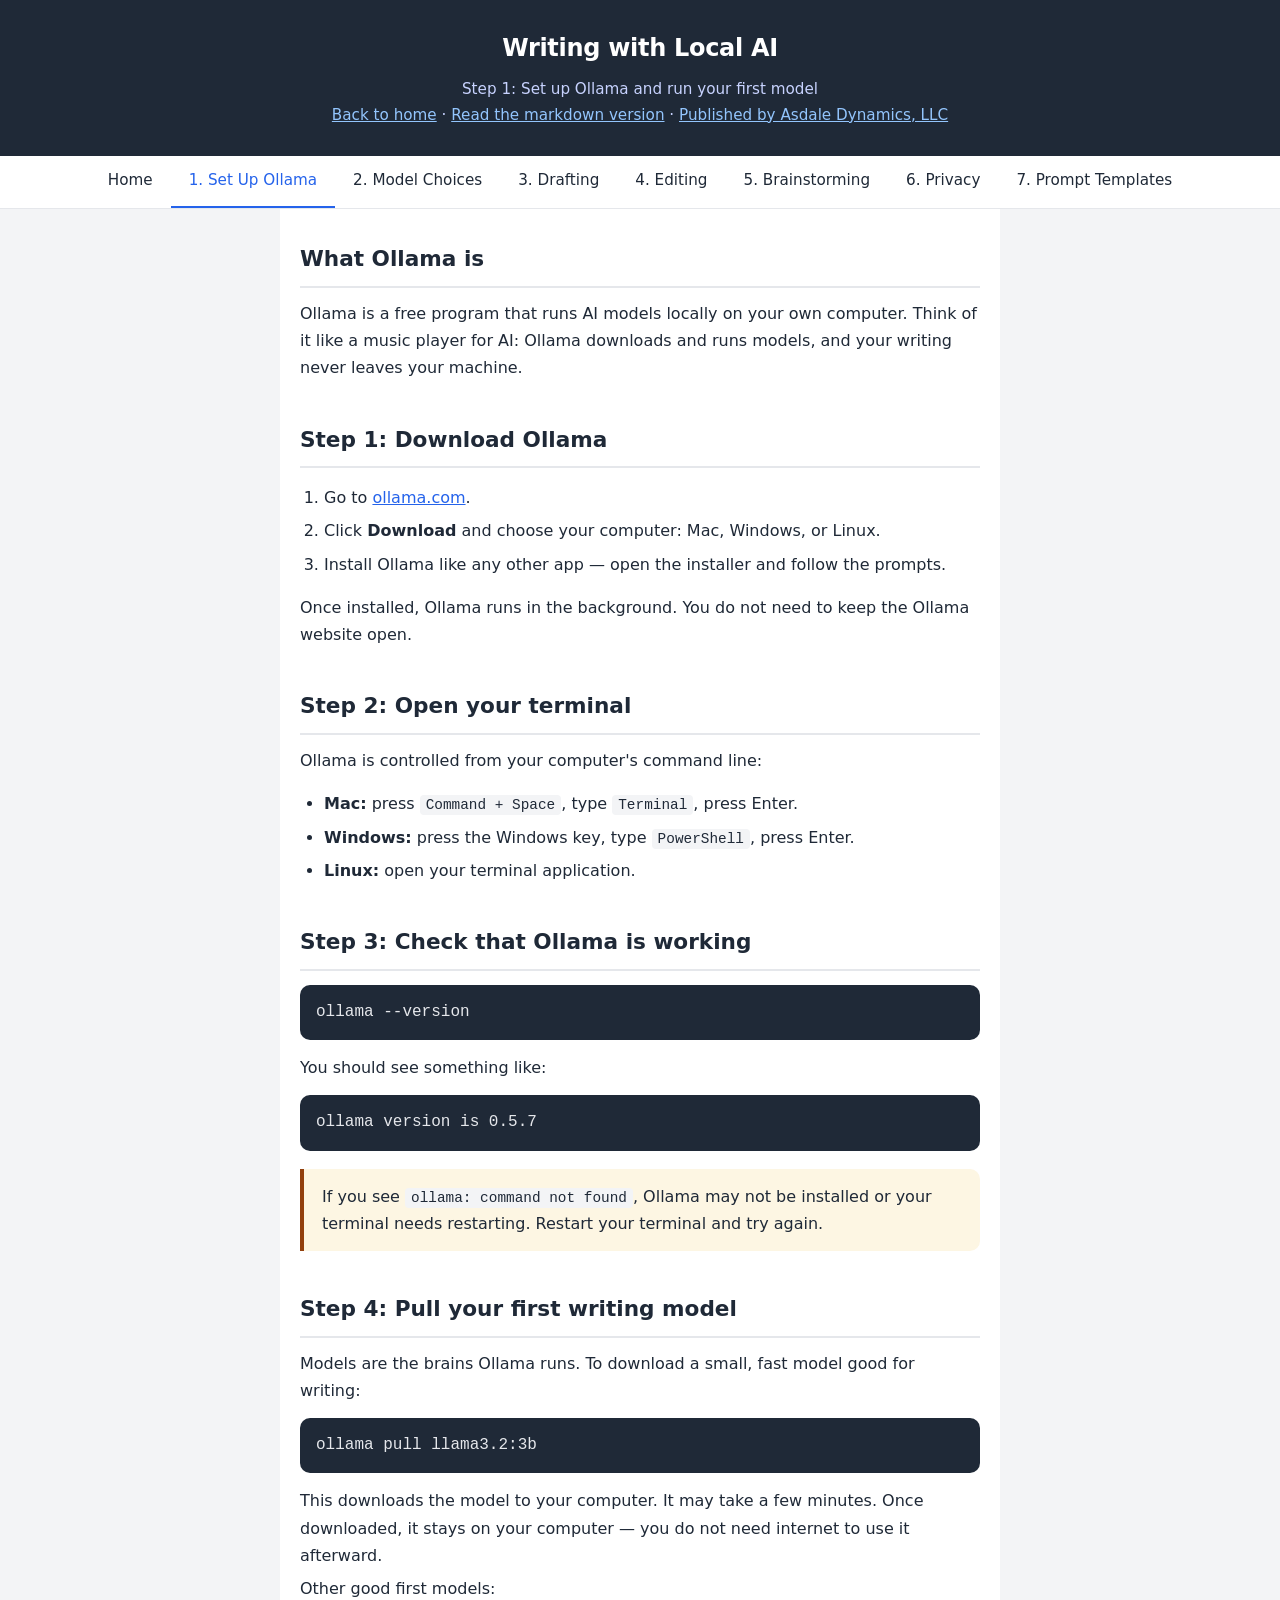
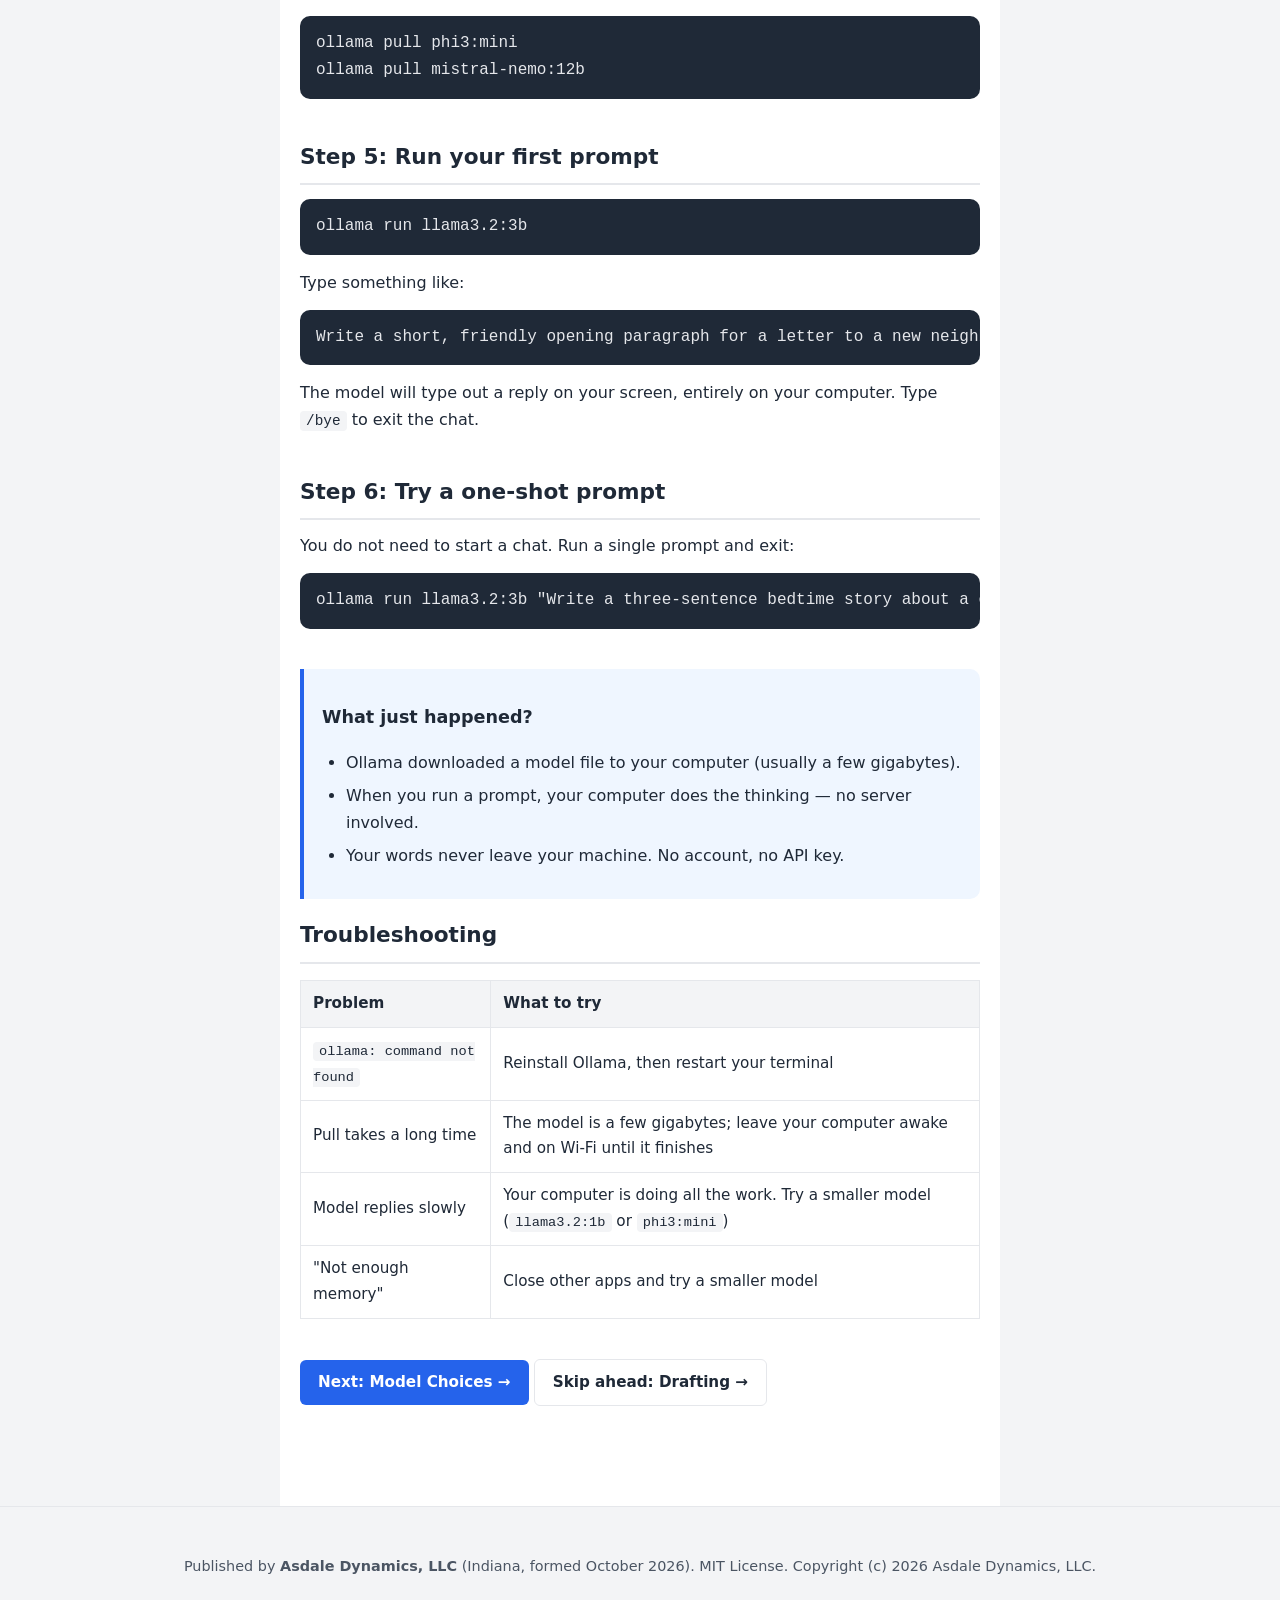
<file: site/setup.html>
<!DOCTYPE html>
<html lang="en">
<head>
<meta charset="UTF-8">
<meta name="viewport" content="width=device-width, initial-scale=1.0">
<title>1. Set Up Ollama — Writing with Local AI</title>
<meta name="description" content="Step-by-step: install Ollama, pull a writing model, run your first prompt. Nothing leaves your computer.">
<link rel="stylesheet" href="css/style.css">
</head>
<body>

<header class="site-header">
  <h1>Writing with Local AI</h1>
  <p>Step 1: Set up Ollama and run your first model</p>
  <p><a href="index.html">Back to home</a> &middot; <a href="../docs/01-setup-ollama.md">Read the markdown version</a> &middot; <a href="#">Published by Asdale Dynamics, LLC</a></p>
</header>

<nav class="site-nav">
  <ul>
    <li><a href="index.html">Home</a></li>
    <li><a href="setup.html" class="active">1. Set Up Ollama</a></li>
    <li><a href="models.html">2. Model Choices</a></li>
    <li><a href="drafting.html">3. Drafting</a></li>
    <li><a href="editing.html">4. Editing</a></li>
    <li><a href="brainstorming.html">5. Brainstorming</a></li>
    <li><a href="privacy.html">6. Privacy</a></li>
    <li><a href="templates.html">7. Prompt Templates</a></li>
  </ul>
</nav>

<div class="wrapper">

<section>
  <h2>What Ollama is</h2>
  <p>Ollama is a free program that runs AI models locally on your own computer. Think of it like a music player for AI: Ollama downloads and runs models, and your writing never leaves your machine.</p>
</section>

<section>
  <h2>Step 1: Download Ollama</h2>
  <ol>
    <li>Go to <a href="https://ollama.com" target="_blank" rel="noopener">ollama.com</a>.</li>
    <li>Click <strong>Download</strong> and choose your computer: Mac, Windows, or Linux.</li>
    <li>Install Ollama like any other app &mdash; open the installer and follow the prompts.</li>
  </ol>
  <p>Once installed, Ollama runs in the background. You do not need to keep the Ollama website open.</p>
</section>

<section>
  <h2>Step 2: Open your terminal</h2>
  <p>Ollama is controlled from your computer's command line:</p>
  <ul>
    <li><strong>Mac:</strong> press <code>Command + Space</code>, type <code>Terminal</code>, press Enter.</li>
    <li><strong>Windows:</strong> press the Windows key, type <code>PowerShell</code>, press Enter.</li>
    <li><strong>Linux:</strong> open your terminal application.</li>
  </ul>
</section>

<section>
  <h2>Step 3: Check that Ollama is working</h2>
  <pre><code>ollama --version</code></pre>
  <p>You should see something like:</p>
  <pre><code>ollama version is 0.5.7</code></pre>
  <div class="callout warn">
    <p>If you see <code>ollama: command not found</code>, Ollama may not be installed or your terminal needs restarting. Restart your terminal and try again.</p>
  </div>
</section>

<section>
  <h2>Step 4: Pull your first writing model</h2>
  <p>Models are the brains Ollama runs. To download a small, fast model good for writing:</p>
  <pre><code>ollama pull llama3.2:3b</code></pre>
  <p>This downloads the model to your computer. It may take a few minutes. Once downloaded, it stays on your computer &mdash; you do not need internet to use it afterward.</p>
  <p>Other good first models:</p>
  <pre><code>ollama pull phi3:mini
ollama pull mistral-nemo:12b</code></pre>
</section>

<section>
  <h2>Step 5: Run your first prompt</h2>
  <pre><code>ollama run llama3.2:3b</code></pre>
  <p>Type something like:</p>
  <pre><code>Write a short, friendly opening paragraph for a letter to a new neighbor.</code></pre>
  <p>The model will type out a reply on your screen, entirely on your computer. Type <code>/bye</code> to exit the chat.</p>
</section>

<section>
  <h2>Step 6: Try a one-shot prompt</h2>
  <p>You do not need to start a chat. Run a single prompt and exit:</p>
  <pre><code>ollama run llama3.2:3b "Write a three-sentence bedtime story about a curious raccoon."</code></pre>
</section>

<section class="callout">
  <h3>What just happened?</h3>
  <ul>
    <li>Ollama downloaded a model file to your computer (usually a few gigabytes).</li>
    <li>When you run a prompt, your computer does the thinking &mdash; no server involved.</li>
    <li>Your words never leave your machine. No account, no API key.</li>
  </ul>
</section>

<section>
  <h2>Troubleshooting</h2>
  <table>
    <thead><tr><th>Problem</th><th>What to try</th></tr></thead>
    <tbody>
      <tr><td><code>ollama: command not found</code></td><td>Reinstall Ollama, then restart your terminal</td></tr>
      <tr><td>Pull takes a long time</td><td>The model is a few gigabytes; leave your computer awake and on Wi-Fi until it finishes</td></tr>
      <tr><td>Model replies slowly</td><td>Your computer is doing all the work. Try a smaller model (<code>llama3.2:1b</code> or <code>phi3:mini</code>)</td></tr>
      <tr><td>"Not enough memory"</td><td>Close other apps and try a smaller model</td></tr>
    </tbody>
  </table>
</section>

<section>
  <p><a href="models.html" class="btn">Next: Model Choices &rarr;</a> <a href="drafting.html" class="btn btn-ghost">Skip ahead: Drafting &rarr;</a></p>
</section>

</div>

<footer class="site-footer">
  <p>Published by <strong>Asdale Dynamics, LLC</strong> (Indiana, formed October 2026). MIT License. Copyright (c) 2026 Asdale Dynamics, LLC.</p>
</footer>

<script src="js/site.js"></script>
</body>
</html>
</file>
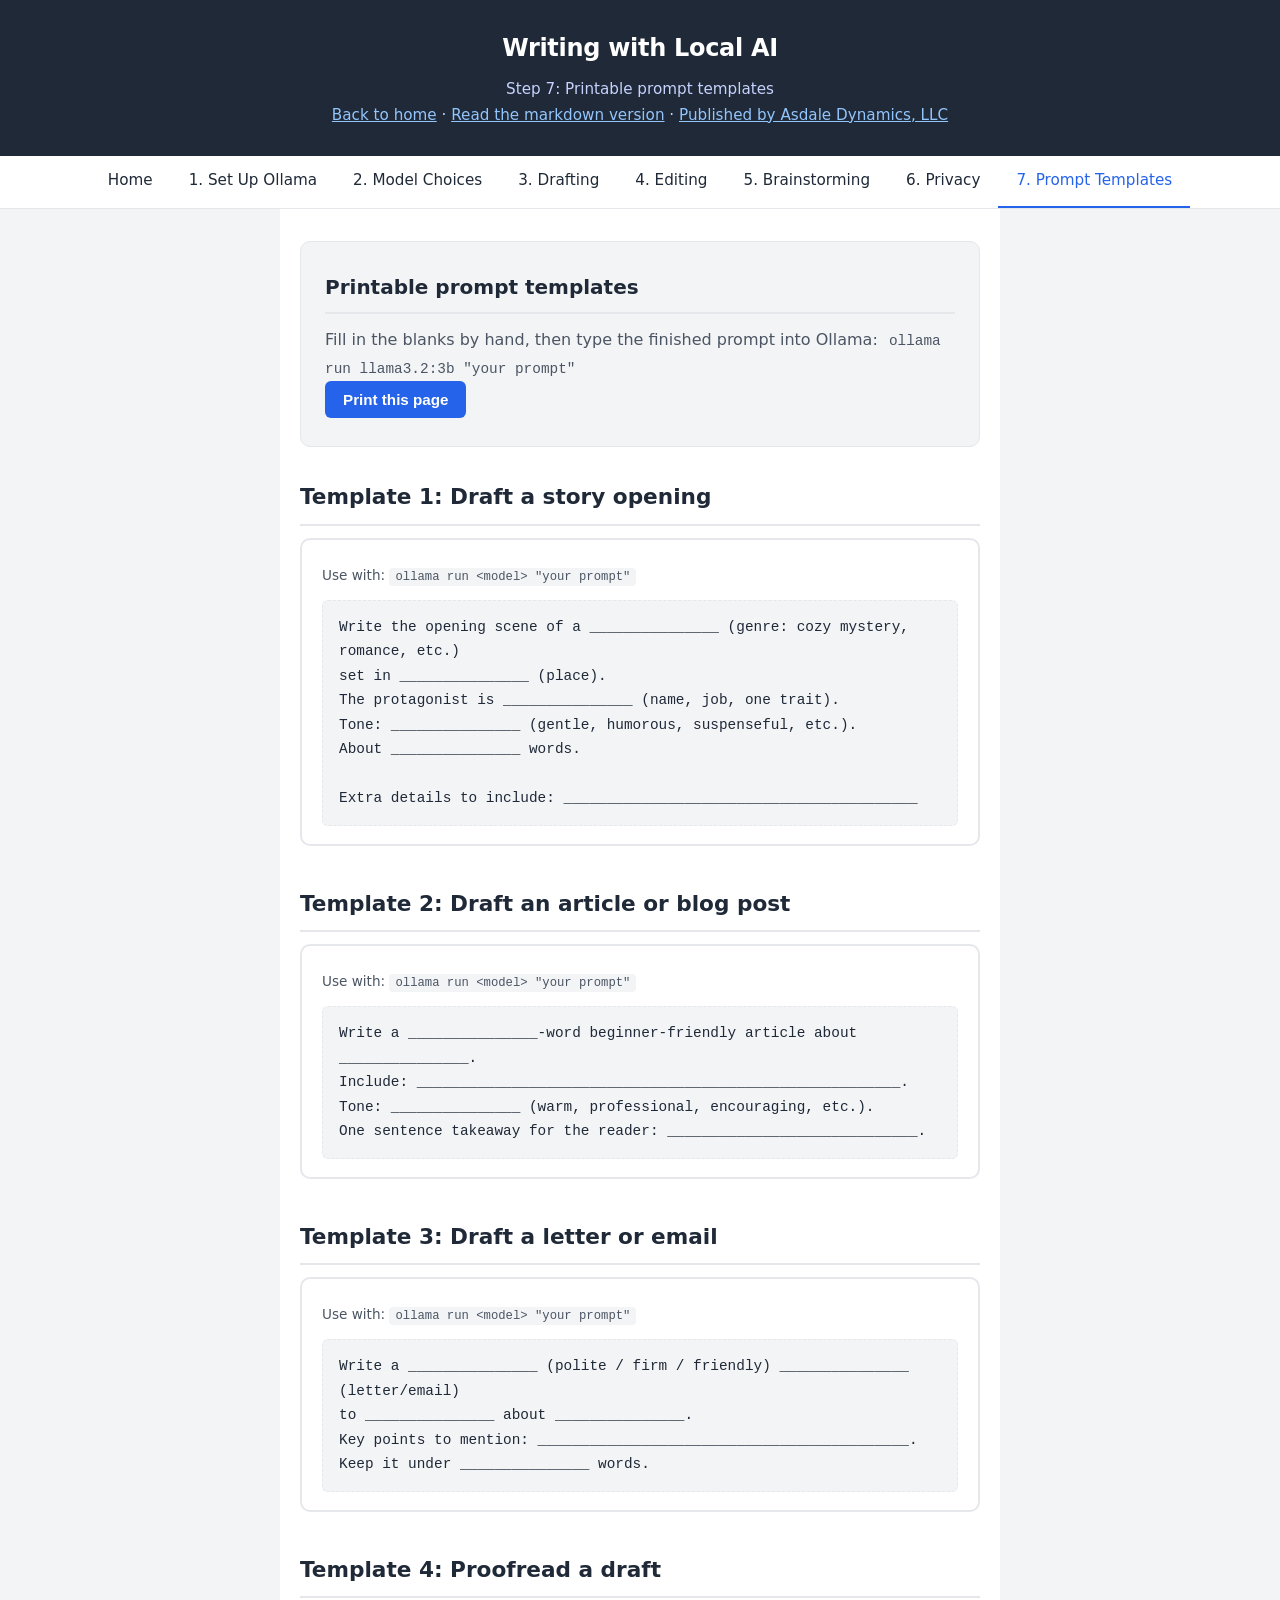
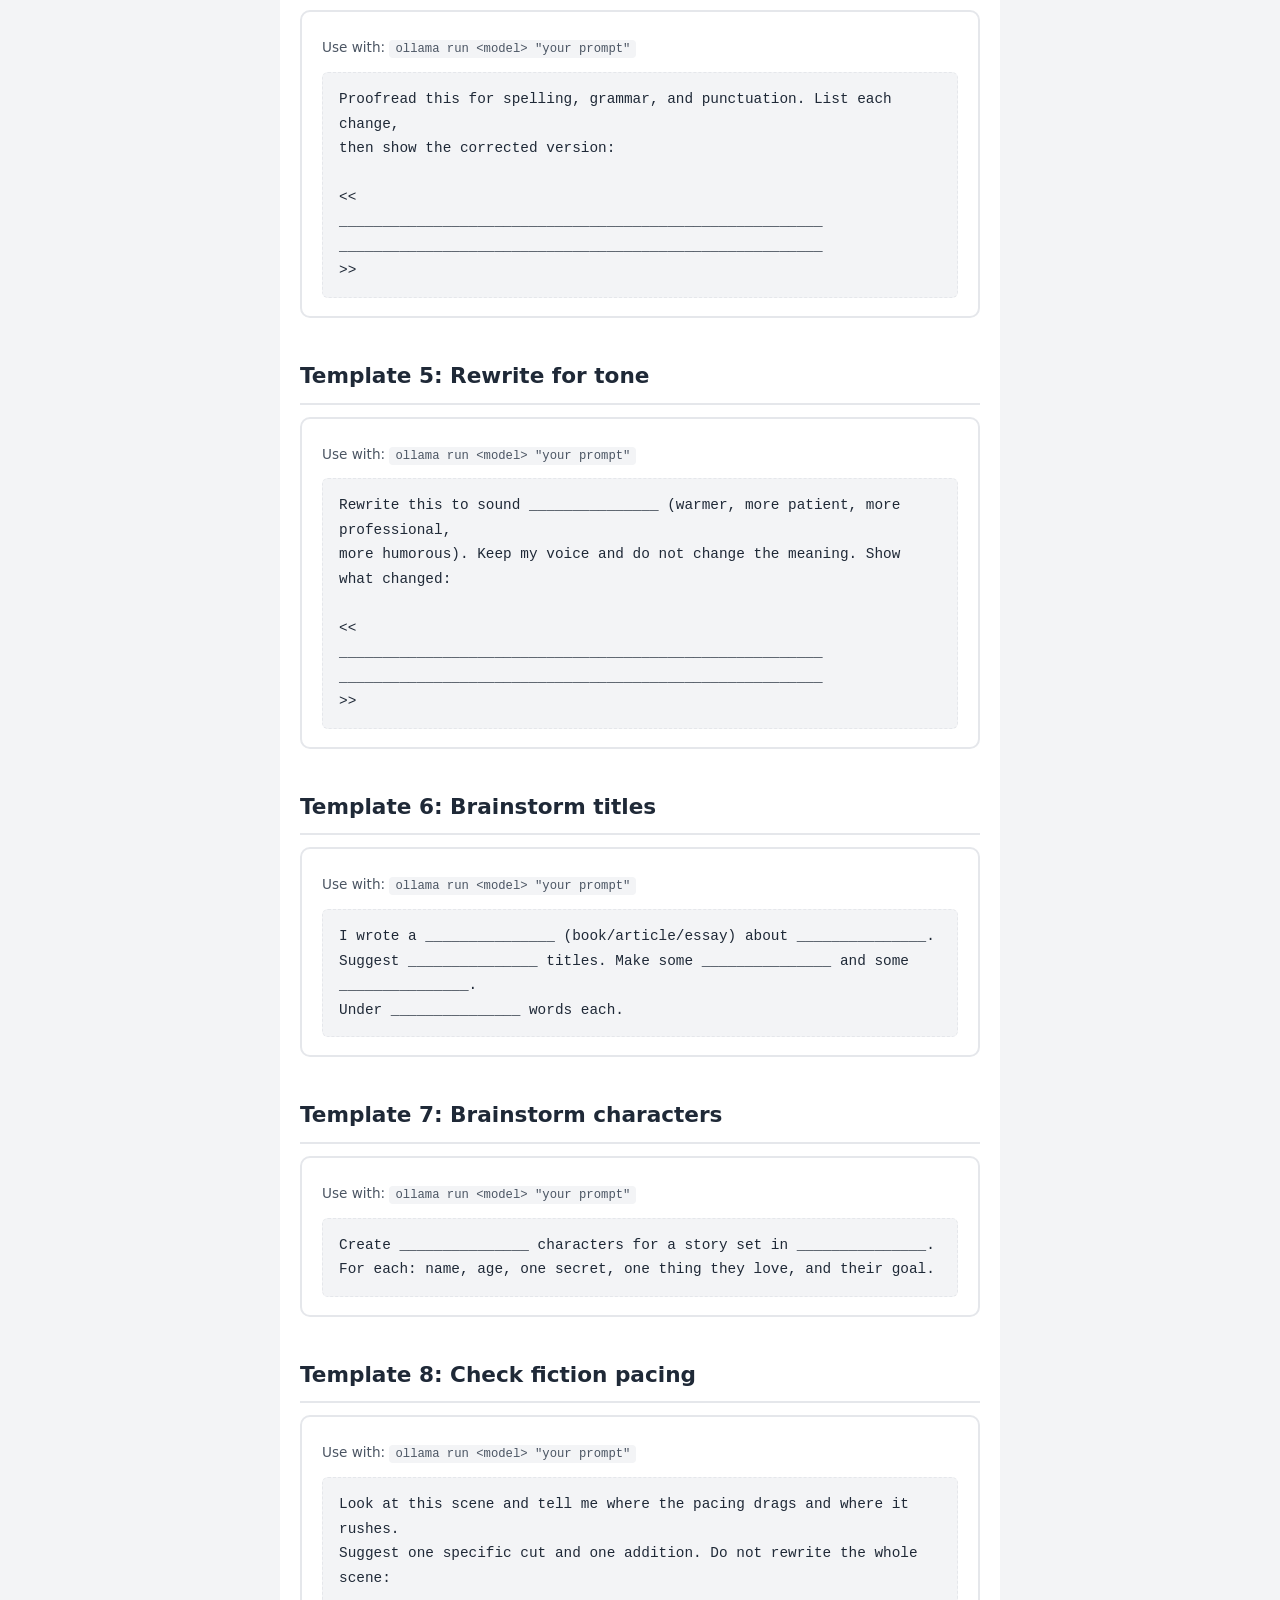
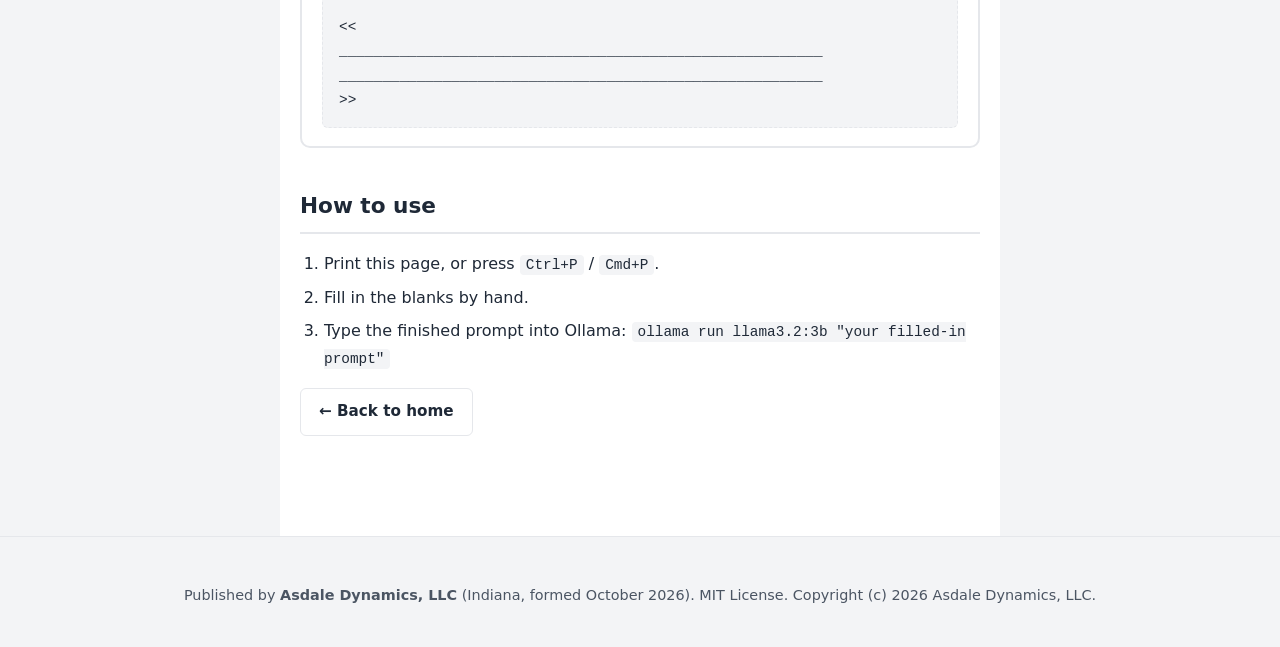
<file: site/templates.html>
<!DOCTYPE html>
<html lang="en">
<head>
<meta charset="UTF-8">
<meta name="viewport" content="width=device-width, initial-scale=1.0">
<title>7. Prompt Templates — Writing with Local AI</title>
<meta name="description" content="Printable prompt templates for drafting, editing, brainstorming, and proofreading with local AI models. Fill in by hand, type into Ollama.">
<link rel="stylesheet" href="css/style.css">
</head>
<body>

<header class="site-header">
  <h1>Writing with Local AI</h1>
  <p>Step 7: Printable prompt templates</p>
  <p><a href="index.html">Back to home</a> &middot; <a href="../docs/07-prompt-templates.md">Read the markdown version</a> &middot; <a href="#">Published by Asdale Dynamics, LLC</a></p>
</header>

<nav class="site-nav">
  <ul>
    <li><a href="index.html">Home</a></li>
    <li><a href="setup.html">1. Set Up Ollama</a></li>
    <li><a href="models.html">2. Model Choices</a></li>
    <li><a href="drafting.html">3. Drafting</a></li>
    <li><a href="editing.html">4. Editing</a></li>
    <li><a href="brainstorming.html">5. Brainstorming</a></li>
    <li><a href="privacy.html">6. Privacy</a></li>
    <li><a href="templates.html" class="active">7. Prompt Templates</a></li>
  </ul>
</nav>

<div class="wrapper">

<section class="hero no-print">
  <h2>Printable prompt templates</h2>
  <p>Fill in the blanks by hand, then type the finished prompt into Ollama: <code>ollama run llama3.2:3b "your prompt"</code></p>
  <button id="print-templates" class="btn">Print this page</button>
  <p class="print-only">Tip: press <code>Ctrl+P</code> (Windows/Linux) or <code>Cmd+P</code> (Mac) to print.</p>
</section>

<section>
  <h2>Template 1: Draft a story opening</h2>
  <div class="template-card">
    <p class="note">Use with: <code>ollama run &lt;model&gt; "your prompt"</code></p>
    <div class="template-pre">Write the opening scene of a _______________ (genre: cozy mystery, romance, etc.)
set in _______________ (place).
The protagonist is _______________ (name, job, one trait).
Tone: _______________ (gentle, humorous, suspenseful, etc.).
About _______________ words.

Extra details to include: _________________________________________</div>
  </div>
</section>

<section>
  <h2>Template 2: Draft an article or blog post</h2>
  <div class="template-card">
    <p class="note">Use with: <code>ollama run &lt;model&gt; "your prompt"</code></p>
    <div class="template-pre">Write a _______________-word beginner-friendly article about _______________.
Include: ________________________________________________________.
Tone: _______________ (warm, professional, encouraging, etc.).
One sentence takeaway for the reader: _____________________________.</div>
  </div>
</section>

<section>
  <h2>Template 3: Draft a letter or email</h2>
  <div class="template-card">
    <p class="note">Use with: <code>ollama run &lt;model&gt; "your prompt"</code></p>
    <div class="template-pre">Write a _______________ (polite / firm / friendly) _______________ (letter/email)
to _______________ about _______________.
Key points to mention: ___________________________________________.
Keep it under _______________ words.</div>
  </div>
</section>

<section>
  <h2>Template 4: Proofread a draft</h2>
  <div class="template-card">
    <p class="note">Use with: <code>ollama run &lt;model&gt; "your prompt"</code></p>
    <div class="template-pre">Proofread this for spelling, grammar, and punctuation. List each change,
then show the corrected version:

&lt;&lt;
________________________________________________________
________________________________________________________
&gt;&gt;</div>
  </div>
</section>

<section>
  <h2>Template 5: Rewrite for tone</h2>
  <div class="template-card">
    <p class="note">Use with: <code>ollama run &lt;model&gt; "your prompt"</code></p>
    <div class="template-pre">Rewrite this to sound _______________ (warmer, more patient, more professional,
more humorous). Keep my voice and do not change the meaning. Show what changed:

&lt;&lt;
________________________________________________________
________________________________________________________
&gt;&gt;</div>
  </div>
</section>

<section>
  <h2>Template 6: Brainstorm titles</h2>
  <div class="template-card">
    <p class="note">Use with: <code>ollama run &lt;model&gt; "your prompt"</code></p>
    <div class="template-pre">I wrote a _______________ (book/article/essay) about _______________.
Suggest _______________ titles. Make some _______________ and some _______________.
Under _______________ words each.</div>
  </div>
</section>

<section>
  <h2>Template 7: Brainstorm characters</h2>
  <div class="template-card">
    <p class="note">Use with: <code>ollama run &lt;model&gt; "your prompt"</code></p>
    <div class="template-pre">Create _______________ characters for a story set in _______________.
For each: name, age, one secret, one thing they love, and their goal.</div>
  </div>
</section>

<section>
  <h2>Template 8: Check fiction pacing</h2>
  <div class="template-card">
    <p class="note">Use with: <code>ollama run &lt;model&gt; "your prompt"</code></p>
    <div class="template-pre">Look at this scene and tell me where the pacing drags and where it rushes.
Suggest one specific cut and one addition. Do not rewrite the whole scene:

&lt;&lt;
________________________________________________________
________________________________________________________
&gt;&gt;</div>
  </div>
</section>

<section class="no-print">
  <h2>How to use</h2>
  <ol>
    <li>Print this page, or press <code>Ctrl+P</code> / <code>Cmd+P</code>.</li>
    <li>Fill in the blanks by hand.</li>
    <li>Type the finished prompt into Ollama: <code>ollama run llama3.2:3b "your filled-in prompt"</code></li>
  </ol>
  <p><a href="index.html" class="btn btn-ghost">&larr; Back to home</a></p>
<p class="print-only">Nothing leaves your computer. Tip: press Ctrl+P (Windows/Linux) or Cmd+P (Mac) to print.</p>
</section>

</div>

<footer class="site-footer">
  <p>Published by <strong>Asdale Dynamics, LLC</strong> (Indiana, formed October 2026). MIT License. Copyright (c) 2026 Asdale Dynamics, LLC.</p>
</footer>

<script src="js/site.js"></script>
</body>
</html>
</file>
<file: site/css/style.css>
/* Writing with Local AI — static site stylesheet
   Asdale Dynamics, LLC — beginner-friendly, warm, plain English */

:root {
  --ink: #1f2937;
  --muted: #4b5563;
  --paper: #ffffff;
  --soft: #f3f4f6;
  --border: #e5e7eb;
  --accent: #2563eb;
  --accent-hover: #1d4ed8;
  --green: #166534;
  --amber: #92400e;
  --max-width: 720px;
  --radius: 10px;
}

* { box-sizing: border-box; }

html { scroll-behavior: smooth; }

body {
  margin: 0;
  font-family: ui-sans-serif, system-ui, -apple-system, Segoe UI, Roboto, Helvetica, Arial, sans-serif;
  color: var(--ink);
  line-height: 1.7;
  background: var(--soft);
}

a { color: var(--accent); text-decoration: underline; }
a:hover { color: var(--accent-hover); }
a:focus-visible { outline: 3px solid var(--accent); outline-offset: 2px; }

/* Header */
.site-header {
  background: var(--ink);
  color: #fff;
  padding: 28px 20px;
  text-align: center;
}
.site-header h1 {
  margin: 0 0 8px;
  font-size: 1.5rem;
  font-weight: 700;
  letter-spacing: -0.3px;
}
.site-header p {
  margin: 0;
  color: #c7d2fe;
  font-size: 0.95rem;
}
.site-header a { color: #93c5fd; }

/* Navigation */
.site-nav {
  background: var(--paper);
  border-bottom: 1px solid var(--border);
  position: sticky;
  top: 0;
  z-index: 50;
}
.site-nav ul {
  list-style: none;
  margin: 0;
  padding: 0;
  display: flex;
  flex-wrap: wrap;
  justify-content: center;
}
.site-nav li { margin: 0; }
.site-nav a {
  display: block;
  padding: 12px 18px;
  font-size: 0.95rem;
  font-weight: 500;
  color: var(--ink);
  text-decoration: none;
  border-bottom: 2px solid transparent;
}
.site-nav a:hover, .site-nav a:focus-visible {
  background: var(--soft);
  border-bottom-color: var(--accent);
}
.site-nav .active { color: var(--accent); border-bottom-color: var(--accent); }

/* Layout */
.wrapper {
  max-width: var(--max-width);
  margin: 0 auto;
  padding: 32px 20px 60px;
  background: var(--paper);
}

.hero {
  background: var(--soft);
  border: 1px solid var(--border);
  border-radius: var(--radius);
  padding: 28px 24px;
  margin-bottom: 32px;
}
.hero h2 { margin-top: 0; font-size: 1.25rem; }
.hero p { margin: 8px 0 0; color: var(--muted); }

/* Cards / sections */
section { margin-bottom: 40px; }
section h2 {
  font-size: 1.35rem;
  margin: 0 0 12px;
  padding-bottom: 8px;
  border-bottom: 2px solid var(--border);
}
section h3 { font-size: 1.1rem; margin: 20px 0 8px; }
section p, section li { margin: 6px 0; }
ul, ol { padding-left: 24px; }

table {
  width: 100%;
  border-collapse: collapse;
  margin: 16px 0;
  font-size: 0.95rem;
}
th, td {
  border: 1px solid var(--border);
  padding: 10px 12px;
  text-align: left;
}
th { background: var(--soft); font-weight: 600; }

code {
  font-family: ui-monospace, SFMono-Regular, Menlo, Monaco, Consolas, monospace;
  background: var(--soft);
  padding: 2px 6px;
  border-radius: 4px;
  font-size: 0.9em;
}
pre {
  background: var(--ink);
  color: #e5e7eb;
  padding: 14px 16px;
  border-radius: var(--radius);
  overflow-x: auto;
  margin: 14px 0;
}
pre code { background: transparent; padding: 0; color: inherit; font-size: 1em; }

.callout {
  border-left: 4px solid var(--accent);
  background: #eff6ff;
  padding: 14px 18px;
  margin: 18px 0;
  border-radius: 0 var(--radius) var(--radius) 0;
}
.callout p { margin: 0; }
.callout.warn { border-left-color: var(--amber); background: #fdf6e3; }

.promise {
  background: #ecfdf5;
  border: 1px solid #bbf7d0;
  border-radius: var(--radius);
  padding: 18px 22px;
  margin: 24px 0;
}
.promise strong { color: var(--green); }

/* Buttons */
.btn {
  display: inline-block;
  background: var(--accent);
  color: #fff;
  padding: 10px 18px;
  border: none;
  border-radius: 6px;
  font-weight: 600;
  text-decoration: none;
  cursor: pointer;
  font-size: 0.95rem;
}
.btn:hover { background: var(--accent-hover); }
.btn-ghost {
  background: transparent;
  color: var(--ink);
  border: 1px solid var(--border);
}
.btn-ghost:hover { background: var(--soft); }

/* Footer */
.site-footer {
  border-top: 1px solid var(--border);
  padding: 32px 20px;
  text-align: center;
  color: var(--muted);
  font-size: 0.9rem;
}
.site-footer a { color: var(--accent); }

/* Printable prompt cards */
.print-only { display: none; }
.template-card {
  border: 2px solid var(--border);
  border-radius: var(--radius);
  padding: 18px 20px;
  margin-bottom: 20px;
  background: var(--paper);
  page-break-inside: avoid;
}
.template-card h3 { margin-top: 0; border-bottom: none; padding-bottom: 0; }
.template-card p.note {
  color: var(--muted);
  font-size: 0.85rem;
  margin: 6px 0 12px;
}
.template-pre {
  background: var(--soft);
  border: 1px dashed var(--border);
  border-radius: 6px;
  padding: 14px 16px;
  font-family: ui-monospace, SFMono-Regular, Menlo, Monaco, Consolas, monospace;
  font-size: 0.9rem;
  white-space: pre-wrap;
  word-break: break-word;
}

@media print {
  body { background: #fff; color: #000; }
  .site-header, .site-nav, .btn, .no-print { display: none !important; }
  .wrapper { box-shadow: none; }
  .template-card { border: 1px solid #000; }
  .template-pre { background: #fff; border: 1px solid #000; }
  a { text-decoration: none; color: #000; }
  .print-only { display: block; }
}

/* Small screens */
@media (max-width: 560px) {
  .site-nav a { padding: 10px 14px; font-size: 0.9rem; }
  .wrapper { padding: 20px 14px 40px; }
  .hero { padding: 20px 18px; }
}
</file>
